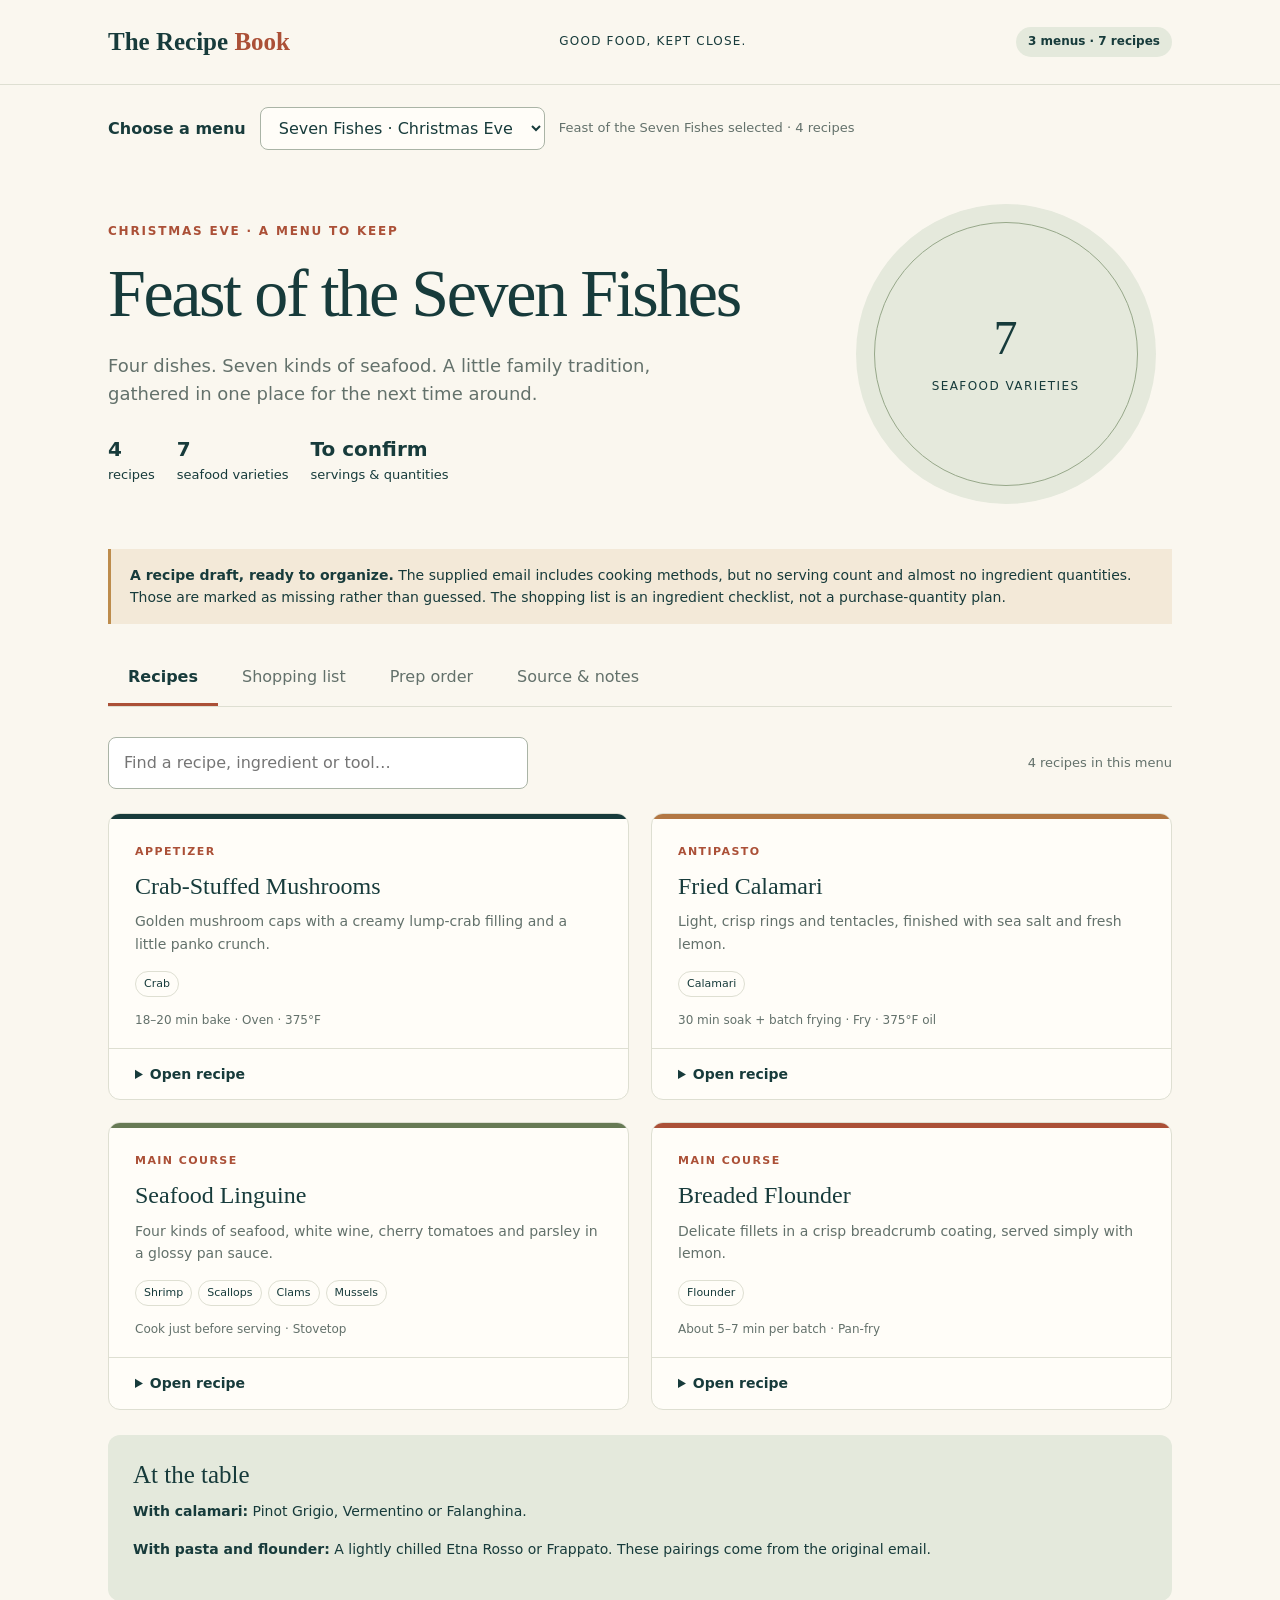
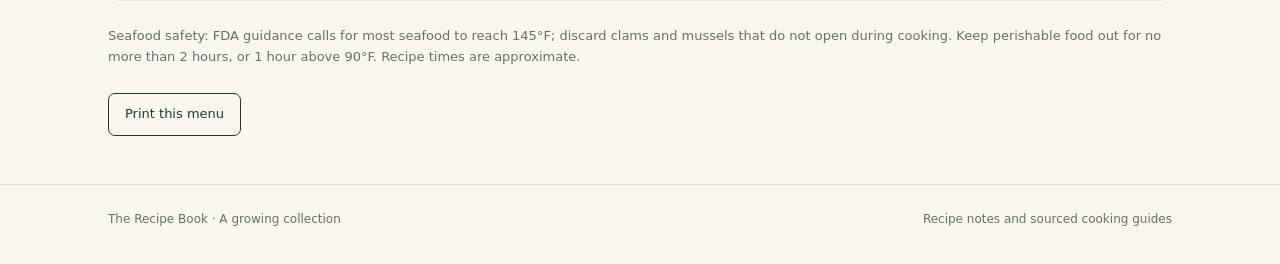
<file: docs/index.html>
<!doctype html>
<html lang="en">
<head>
  <meta charset="utf-8">
  <meta name="viewport" content="width=device-width,initial-scale=1">
  <meta name="description" content="A personal recipe collection: Seven Fishes for Christmas Eve, a sourced Thanksgiving turkey guide, and classic baked ziti.">
  <title>The Recipe Book · Menus</title>
  <style>
:root{--ink:#173b3b;--muted:#63716b;--paper:#faf7ef;--card:#fffdf8;--line:#dedfd2;--accent:#ab5037;--sage:#e4e9dc}*{box-sizing:border-box}body{margin:0;background:var(--paper);color:var(--ink);font:16px/1.6 system-ui,-apple-system,sans-serif}button,input{font:inherit}button,a,input,summary{touch-action:manipulation}a{color:inherit}button{cursor:pointer}.wrap{max-width:1120px;margin:auto;padding:0 28px}header{border-bottom:1px solid var(--line)}.top{min-height:84px;display:flex;align-items:center;justify-content:space-between;gap:16px}.brand{font:700 25px Georgia,serif;text-decoration:none}.brand span{color:var(--accent)}.small{font-size:12px;letter-spacing:.1em;text-transform:uppercase}.tag{display:inline-block;background:var(--sage);padding:5px 12px;border-radius:30px;font-size:12px;font-weight:650}.hero{display:grid;grid-template-columns:1.35fr .65fr;gap:40px;padding:54px 0 35px;align-items:center}.eyebrow{color:var(--accent);font-weight:700;font-size:12px;letter-spacing:.15em;text-transform:uppercase}h1{font:normal clamp(40px,6vw,68px)/1.05 Georgia,serif;letter-spacing:-.035em;margin:17px 0 22px}h2{font:normal 31px/1.2 Georgia,serif;margin:0 0 14px}h3{font:normal 24px/1.2 Georgia,serif;margin:0 0 10px}p{margin:0 0 16px}.lead{font-size:18px;max-width:590px;color:var(--muted)}.hero-art{aspect-ratio:1;max-width:300px;background:#e5e9dc;border-radius:50%;position:relative;display:grid;place-items:center;margin:auto;width:100%}.hero-art:before{content:"";position:absolute;border:1px solid #97a88a;inset:18px;border-radius:50%}.hero-art svg{width:75%;transform:rotate(-12deg)}.meta{display:flex;gap:22px;flex-wrap:wrap;margin-top:24px;font-size:13px}.meta strong{display:block;color:var(--ink);font-size:20px}.note{background:#f3e9d8;border-left:3px solid #bd8c4c;padding:15px 19px;margin:10px 0 26px;font-size:14px}.tabs{display:flex;gap:4px;overflow:auto;border-bottom:1px solid var(--line);margin-bottom:30px}.tabs button{background:none;border:0;border-bottom:3px solid transparent;padding:14px 20px;color:var(--muted);white-space:nowrap}.tabs button[aria-selected=true]{color:var(--ink);border-color:var(--accent);font-weight:700}.tools{display:flex;gap:14px;justify-content:space-between;align-items:center;margin:0 0 24px}.search{background:white;border:1px solid #aab4a6;border-radius:8px;padding:12px 15px;max-width:420px;width:100%;color:var(--ink)}.count{color:var(--muted);font-size:13px}.grid{display:grid;grid-template-columns:1fr 1fr;gap:22px}.card{background:var(--card);border:1px solid var(--line);border-radius:12px;overflow:hidden}.card-top{padding:24px 26px 18px;border-top:5px solid var(--ink)}.card:nth-child(2) .card-top{border-top-color:#b27743}.card:nth-child(3) .card-top{border-top-color:#677a55}.card:nth-child(4) .card-top{border-top-color:#ab5037}.course{font-size:11px;text-transform:uppercase;letter-spacing:.13em;color:var(--accent);font-weight:700;margin-bottom:11px}.card p{color:var(--muted);font-size:14px}.pills{display:flex;gap:6px;flex-wrap:wrap;margin:14px 0}.pill{font-size:11px;border:1px solid var(--line);border-radius:20px;padding:3px 8px}.time{font-size:12px;color:var(--muted)}details{border-top:1px solid var(--line)}summary{padding:14px 26px;font-weight:650;font-size:14px;cursor:pointer}details[open] summary{background:#f1f3e9}.recipe-body{padding:18px 26px}.recipe-body h4{font-size:12px;letter-spacing:.08em;text-transform:uppercase;margin:12px 0}.recipe-body ul{padding-left:20px;columns:2;font-size:14px}.recipe-body ol{padding-left:23px;font-size:14px}.recipe-body li{margin-bottom:9px;break-inside:avoid}.recipe-body .note{font-size:12px;margin:16px 0 0}.section-intro{max-width:720px;color:var(--muted)}.shopping-grid{display:grid;grid-template-columns:repeat(3,1fr);gap:20px}.shopping-group{background:white;border:1px solid var(--line);border-radius:12px;padding:22px}.shopping-group h3{font-size:23px}.check{display:flex;align-items:flex-start;gap:10px;padding:8px 0;font-size:14px}.check input{margin-top:6px;accent-color:var(--ink);width:17px;height:17px;flex-shrink:0}.check:has(input:checked) span{text-decoration:line-through;color:#809080}.button{border:1px solid var(--ink);background:var(--ink);color:white;border-radius:7px;padding:10px 16px;font-size:13px}.button.secondary{color:var(--ink);background:transparent}.actions{display:flex;gap:10px;flex-wrap:wrap;margin:20px 0}.timeline{max-width:800px}.stage{border-left:2px solid #c5cdbb;padding:0 0 28px 28px;position:relative}.stage:before{content:"";width:12px;height:12px;background:var(--accent);border:3px solid var(--paper);border-radius:50%;position:absolute;left:-7px;top:4px}.stage h3{font-size:23px}.stage p{font-size:15px;color:var(--muted)}.wine{background:var(--sage);padding:25px;border-radius:12px;margin-top:25px}.wine h3{font-size:25px}.wine p{font-size:14px}.source{padding:25px;background:#fffdf8;border:1px solid var(--line);border-radius:12px;max-width:800px}.source ul{padding-left:20px}.empty{padding:50px;text-align:center;color:var(--muted)}footer{margin-top:48px;padding:25px 0 35px;border-top:1px solid var(--line);font-size:12px;color:var(--muted)}[hidden]{display:none!important}:focus-visible{outline:3px solid #b97637;outline-offset:3px}.footer-row{display:flex;justify-content:space-between;gap:20px}.safety{font-size:13px;color:var(--muted);margin:25px 0} @media(max-width:700px){.wrap{padding:0 18px}.top{min-height:70px}.top .small{display:none}.hero{grid-template-columns:1fr;padding-top:32px;gap:15px}.hero-art{display:none}.hero h1{max-width:400px}.grid,.shopping-grid{grid-template-columns:1fr}.tabs button{padding:12px 15px}.tools{align-items:flex-start;flex-direction:column;gap:8px}.card-top{padding:22px}.recipe-body{padding:16px 22px}.recipe-body ul{columns:1}.footer-row{flex-direction:column;gap:6px}.meta{gap:25px}.lead{font-size:16px}}.menu-picker{display:flex;align-items:center;gap:14px;flex-wrap:wrap;padding:22px 0 0}.menu-picker label{font-weight:700}.menu-picker select{font:inherit;max-width:100%;padding:10px 14px;color:var(--ink);background:var(--card);border:1px solid #aab4a6;border-radius:8px}.plate-number{text-align:center;font:48px Georgia,serif;max-width:220px;line-height:1.1}.plate-number small{display:block;font:12px/1.6 system-ui,sans-serif;text-transform:uppercase;letter-spacing:.12em;margin-top:12px}.risk{border:2px solid #a74029;background:#fff0e7;padding:22px 25px;border-radius:9px;margin-bottom:20px}.risk h2{font-size:26px}.risk p:last-child{margin-bottom:0}.emergency{background:#fff9ef;border-color:#ae7435}.guide-grid{grid-template-columns:minmax(0,1fr);max-width:900px}.gear-list{columns:1!important}.step-sources{display:block;font-size:12px;line-height:1.6;color:#515e57}.step-sources a{margin-right:8px;white-space:nowrap}.recipe-body ol li p{margin:6px 0 8px}.source-list li{margin:18px 0;overflow-wrap:anywhere}.source-list li p{font-size:14px;color:var(--muted);margin:5px 0 0}.card{min-width:0}.check{overflow-wrap:anywhere}.menu h1{overflow-wrap:break-word}.recipe-body ol li{margin-bottom:20px}.recipe-body ol li>strong{font-size:17px}.risk,.source,.recipe-body{overflow-wrap:break-word}
@media(max-width:700px){.menu-picker{align-items:flex-start;gap:8px}.menu-picker select{width:100%}.menu-picker label{width:100%}.risk{padding:18px}.risk h2{font-size:24px}.hero h1{font-size:43px}.step-sources a{white-space:normal}.recipe-body ol{padding-left:22px}}
@media print{header,.menu-picker,.tabs,.tools,.actions,.hero-art,footer,noscript{display:none!important}body{font-size:11pt;background:white;color:#111}.wrap{max-width:none;padding:0}.hero{display:block;padding:0}.hero h1{font-size:30pt}.menu[hidden]{display:none!important}.menu:not([hidden]) .panel[hidden],.menu:not([hidden]) .card[hidden]{display:block!important}.grid,.shopping-grid{display:block}.card,.shopping-group{break-inside:auto;margin-bottom:12px}.recipe-body{display:block!important}.recipe-body li,.risk{break-inside:avoid}.card-top,h2,h3,h4{break-after:avoid}details>*{display:block!important}.note,.risk{background:none}.panel{margin-top:25px}.empty,.check input{display:none!important}.check{padding:2px 0}a[href^="http"]:after{content:" (" attr(href) ")";font-size:9pt;overflow-wrap:anywhere}.step-sources a:after{content:none}}
</style>
</head>
<body>
  <header><div class="wrap top"><a class="brand" href="#">The Recipe <span>Book</span></a><span class="small">Good food, kept close.</span><span class="tag">3 menus · 7 recipes</span></div></header>
  <main class="wrap">
    <div class="menu-picker"><label for="menu-select">Choose a menu</label><select id="menu-select"><option value="seven-fishes">Seven Fishes · Christmas Eve</option><option value="thanksgiving">Thanksgiving · Turkey</option><option value="baked-ziti">Baked Ziti · Comfort food</option></select><span id="menu-status" class="count" role="status"></span></div>
    <noscript><p class="note">JavaScript enables menu switching, search and checklists. All menus and their full instructions remain readable below. You can also <a href="recipes.json">read the recipe data</a>.</p></noscript>
    <div class="menu" id="menu-seven-fishes" data-menu="seven-fishes">
      <div class="hero"><div><div class="eyebrow">Christmas Eve · A menu to keep</div><h1>Feast of the Seven Fishes</h1>
      <p class="lead">Four dishes. Seven kinds of seafood. A little family tradition, gathered in one place for the next time around.</p><div class="meta"><div><strong>4</strong>recipes</div>
      <div><strong>7</strong>seafood varieties</div><div><strong>To confirm</strong>servings & quantities</div></div></div>
      <div class="hero-art" aria-hidden="true"><span class="plate-number">7<small>seafood varieties</small></span></div></div>

      <div class="note"><strong>A recipe draft, ready to organize.</strong> The supplied email includes cooking methods, but no serving count and almost no ingredient quantities. Those are marked as missing rather than guessed. The shopping list is an ingredient checklist, not a purchase-quantity plan.</div>
      <nav class="tabs" aria-label="Feast of the Seven Fishes sections" role="tablist"><button id="seven-fishes-tab-recipes" role="tab" aria-controls="seven-fishes-recipes" aria-selected="true" data-tab="recipes">Recipes</button><button id="seven-fishes-tab-shopping" role="tab" aria-controls="seven-fishes-shopping" aria-selected="false" data-tab="shopping">Shopping list</button><button id="seven-fishes-tab-prep" role="tab" aria-controls="seven-fishes-prep" aria-selected="false" data-tab="prep">Prep order</button><button id="seven-fishes-tab-notes" role="tab" aria-controls="seven-fishes-notes" aria-selected="false" data-tab="notes">Source &amp; notes</button></nav>
      <section class="panel" id="seven-fishes-recipes" role="tabpanel" aria-labelledby="seven-fishes-tab-recipes">
      <div class="tools"><input id="seven-fishes-search" class="search" type="search" placeholder="Find a recipe, ingredient or tool…"
      aria-label="Search Feast of the Seven Fishes recipes and ingredients"><span id="seven-fishes-count" class="count" aria-live="polite">4 recipes in this menu</span></div>
      <div class="grid"><article class="card" data-search="crab-stuffed mushrooms appetizer crab mushroom caps softened cream cheese minced garlic grated parmesan lemon juice old bay seasoning chopped parsley lump crab meat panko breadcrumbs">
      <div class="card-top"><div class="course">Appetizer</div><h3>Crab-Stuffed Mushrooms</h3>
      <p>Golden mushroom caps with a creamy lump-crab filling and a little panko crunch.</p><div class="pills"><span class="pill">Crab</span></div>
      <div class="time">18–20 min bake · Oven · 375°F</div></div>
      <details id="crab-mushrooms"><summary>Open recipe</summary><div class="recipe-body">
      <h4>Ingredients · amounts to confirm</h4><ul><li>Mushroom caps</li><li>Softened cream cheese</li><li>Minced garlic</li><li>Grated Parmesan</li><li>Lemon juice</li><li>Old Bay seasoning</li><li>Chopped parsley</li><li>Lump crab meat</li><li>Panko breadcrumbs</li></ul>
      <h4>Method</h4><ol><li>Wipe the mushrooms clean, remove the stems, and gently scoop out a little of the inside to make room. Arrange on a parchment-lined baking sheet.</li><li>Mix cream cheese, garlic, Parmesan, lemon juice, Old Bay and parsley until smooth. Gently fold in the crab, keeping the lumps intact.</li><li>Fill each mushroom cap generously and sprinkle with panko.</li><li>Bake at 375°F for 18–20 minutes, until the mushrooms are tender and the tops golden. Serve warm.</li></ol><div class="note">The email gives a method but no ingredient amounts or yield. Confirm quantities before cooking.</div>
      </div></details></article><article class="card" data-search="fried calamari antipasto calamari calamari rings and tentacles buttermilk all-purpose flour cornstarch salt and pepper garlic powder paprika frying oil sea salt lemon wedges marinara or garlic aioli">
      <div class="card-top"><div class="course">Antipasto</div><h3>Fried Calamari</h3>
      <p>Light, crisp rings and tentacles, finished with sea salt and fresh lemon.</p><div class="pills"><span class="pill">Calamari</span></div>
      <div class="time">30 min soak + batch frying · Fry · 375°F oil</div></div>
      <details id="calamari"><summary>Open recipe</summary><div class="recipe-body">
      <h4>Ingredients · amounts to confirm</h4><ul><li>Calamari rings and tentacles</li><li>Buttermilk</li><li>All-purpose flour</li><li>Cornstarch</li><li>Salt and pepper</li><li>Garlic powder</li><li>Paprika</li><li>Frying oil</li><li>Sea salt</li><li>Lemon wedges</li><li>Marinara or garlic aioli</li></ul>
      <h4>Method</h4><ol><li>Soak the calamari in buttermilk for about 30 minutes. Keep it refrigerated during the soak.</li><li>Whisk flour, cornstarch, salt, pepper, garlic powder and paprika together.</li><li>Heat frying oil in a deep skillet or Dutch oven to 375°F.</li><li>Dredge the calamari in the flour mixture, shaking off excess. Fry in small batches for about 1½–2 minutes, until lightly golden and crisp. Do not crowd the pan.</li><li>Drain, season immediately with sea salt, and serve hot with lemon and marinara or garlic aioli.</li></ol><div class="note">Keep the soak refrigerated is an added handling note. Frying time is guidance from the email, not a substitute for checking doneness.</div>
      </div></details></article><article class="card" data-search="seafood linguine main course shrimp scallops clams mussels linguine salt olive oil butter minced garlic red pepper flakes clams mussels white wine shrimp sea scallops cherry tomatoes, halved fresh parsley reserved pasta water — 1 cup">
      <div class="card-top"><div class="course">Main course</div><h3>Seafood Linguine</h3>
      <p>Four kinds of seafood, white wine, cherry tomatoes and parsley in a glossy pan sauce.</p><div class="pills"><span class="pill">Shrimp</span><span class="pill">Scallops</span><span class="pill">Clams</span><span class="pill">Mussels</span></div>
      <div class="time">Cook just before serving · Stovetop</div></div>
      <details id="seafood-pasta"><summary>Open recipe</summary><div class="recipe-body">
      <h4>Ingredients · amounts to confirm</h4><ul><li>Linguine</li><li>Salt</li><li>Olive oil</li><li>Butter</li><li>Minced garlic</li><li>Red pepper flakes</li><li>Clams</li><li>Mussels</li><li>White wine</li><li>Shrimp</li><li>Sea scallops</li><li>Cherry tomatoes, halved</li><li>Fresh parsley</li><li>Reserved pasta water — 1 cup</li></ul>
      <h4>Method</h4><ol><li>Cook linguine in salted water until just shy of al dente. Reserve 1 cup of pasta water before draining.</li><li>Warm olive oil and butter in a deep pan. Sauté garlic and red pepper flakes until fragrant, about 1 minute.</li><li>Add clams, mussels and white wine; cover for 3–5 minutes, until the shells open. Discard any that stay closed. Set the cooked shellfish aside.</li><li>The original email says to sear shrimp and scallops in the same pan for 1–2 minutes per side, then set them aside. See the practical adjustment below if you want a browned sear.</li><li>Toss cherry tomatoes and pasta in the pan juices. Add a little reserved pasta water until the sauce coats the noodles.</li><li>Gently fold in all the seafood. Finish with parsley and olive oil, and serve promptly.</li></ol><div class="note">Practical adjustment: a wine-filled pan will simmer rather than sear. For browning, pat the scallops dry and sear them separately in a hot pan, then combine with the sauce. This is a suggested adjustment, not an instruction from the original email.</div>
      </div></details></article><article class="card" data-search="breaded flounder main course flounder flounder fillets all-purpose flour eggs, beaten seasoned breadcrumbs salt and pepper olive oil butter lemon wedges">
      <div class="card-top"><div class="course">Main course</div><h3>Breaded Flounder</h3>
      <p>Delicate fillets in a crisp breadcrumb coating, served simply with lemon.</p><div class="pills"><span class="pill">Flounder</span></div>
      <div class="time">About 5–7 min per batch · Pan-fry</div></div>
      <details id="flounder"><summary>Open recipe</summary><div class="recipe-body">
      <h4>Ingredients · amounts to confirm</h4><ul><li>Flounder fillets</li><li>All-purpose flour</li><li>Eggs, beaten</li><li>Seasoned breadcrumbs</li><li>Salt and pepper</li><li>Olive oil</li><li>Butter</li><li>Lemon wedges</li></ul>
      <h4>Method</h4><ol><li>Set out three shallow dishes: flour, beaten eggs and seasoned breadcrumbs.</li><li>Pat the fillets dry and season lightly with salt and pepper. Coat in flour, dip in egg, then press into the breadcrumbs.</li><li>Heat olive oil and butter in a large skillet over medium-high heat.</li><li>Cook until golden, about 3–4 minutes on the first side, then carefully flip and cook for another 2–3 minutes. Check doneness; timing varies with thickness.</li><li>Drain on a wire rack or paper towel-lined plate. Serve immediately with lemon.</li></ol><div class="note">The cooking times come from the email. Check the thickest part for doneness rather than relying on time alone.</div>
      </div></details></article></div>
      <p id="seven-fishes-empty" class="empty" hidden>No recipes match in this menu. Clear the search or choose another menu.</p><div class="wine"><h3>At the table</h3><p><strong>With calamari:</strong> Pinot Grigio, Vermentino or Falanghina.</p><p><strong>With pasta and flounder:</strong> A lightly chilled Etna Rosso or Frappato. These pairings come from the original email.</p></div></section>
      <section class="panel" id="seven-fishes-shopping" role="tabpanel" aria-labelledby="seven-fishes-tab-shopping">
      <h2>One list, all four dishes.</h2><p class="section-intro">Check your pantry first. Ingredient amounts and guest count still need to be added. Checks are saved only in this browser, not synced between devices.</p>
      <div class="actions"><button class="button" id="seven-fishes-download">Download this checklist</button><button class="button secondary" id="seven-fishes-clear">Clear this menu’s checks</button></div>
      <p id="seven-fishes-storage-status" class="count" aria-live="polite"></p><div id="seven-fishes-shopping-groups" class="shopping-grid"></div>
      <noscript><ul><li>Lump crab meat</li><li>Calamari rings and tentacles</li><li>Shrimp</li><li>Sea scallops</li><li>Clams</li><li>Mussels</li><li>Flounder fillets</li><li>Mushrooms</li><li>Garlic</li><li>Lemons</li><li>Fresh parsley</li><li>Cherry tomatoes</li><li>Cream cheese</li><li>Parmesan</li><li>Buttermilk</li><li>Butter</li><li>Eggs</li><li>Panko breadcrumbs</li><li>All-purpose flour</li><li>Cornstarch</li><li>Seasoned breadcrumbs</li><li>Linguine</li><li>Olive oil</li><li>Frying oil</li><li>Old Bay seasoning</li><li>Salt and pepper</li><li>Sea salt</li><li>Garlic powder</li><li>Paprika</li><li>Red pepper flakes</li><li>White wine</li><li>Marinara or garlic aioli</li><li>Optional pairing: Pinot Grigio, Vermentino or Falanghina</li><li>Optional pairing: Etna Rosso or Frappato</li></ul></noscript></section>
      <section class="panel" id="seven-fishes-prep" role="tabpanel" aria-labelledby="seven-fishes-tab-prep"><h2>Plan the order.</h2>
      <p class="section-intro">Suggested order, not a timed schedule from the email. Set the guest count, quantities and serving time before turning this into a minute-by-minute plan.</p><div class="timeline"><div class="stage"><h3>Before shopping</h3><p>Confirm guests, portions and ingredient quantities. Check equipment: oven and baking tray, pasta pot, deep frying pan and a separate pan for flounder. Plan who handles the last-minute frying.</p></div><div class="stage"><h3>Before cooking</h3><p>Thaw frozen seafood in the refrigerator. Gather and measure the ingredients once quantities are settled. Keep raw seafood chilled and use separate clean equipment for ready-to-eat foods.</p></div><div class="stage"><h3>Prepare the components</h3><p>Clean mushrooms, make the crab filling and prepare aromatics. Set up the flounder breading station and calamari coating. Keep perishable components refrigerated until needed.</p></div><div class="stage"><h3>Appetizers first</h3><p>Bake the mushrooms. Give the calamari its refrigerated 30-minute soak, then fry in small batches close to serving. The crisp coating is best served right away.</p></div><div class="stage"><h3>Finish the main courses</h3><p>Cook the pasta and shellfish close to serving. For browned scallops, use a separate hot pan rather than the wine sauce. Pan-fry the flounder near the end; coordinate the two mains so neither sits waiting.</p></div></div></section>
      <section class="panel" id="seven-fishes-notes" role="tabpanel" aria-labelledby="seven-fishes-tab-notes"><h2>Source & notes</h2>
      <div class="source"><h3>Source</h3><p>Organized from the supplied “Christmas Eve Feast of the Seven Fishes — Recipe Instructions” email. Sender details and headers are excluded. Crab, calamari, shrimp, scallops, clams, mussels and flounder span four dishes, not seven separate recipes.</p><h3>Still to fill in</h3><p>Servings, portion size and ingredient amounts, except the supplied 1 cup of reserved pasta water. Guest count and serving time are needed for a detailed shopping/cooking plan.</p><h3>Editorial notes</h3><p>Instructions are organized and lightly edited. The refrigerated calamari soak, separate-pan scallop suggestion and prep sequence are added practical notes. They do not replace the source recipe.</p><h3>Read the sources</h3><ul class="source-list"><li><a href="https://www.fda.gov/food/buy-store-serve-safe-food/selecting-and-serving-fresh-and-frozen-seafood-safely" target="_blank" rel="noopener noreferrer">FDA — selecting and serving seafood safely</a><p>Seafood handling, doneness and holding temperatures.</p></li></ul></div></section>
      <aside class="safety">Seafood safety: FDA guidance calls for most seafood to reach 145°F; discard clams and mussels that do not open during cooking. Keep perishable food out for no more than 2 hours, or 1 hour above 90°F. Recipe times are approximate.</aside>
      <div class="actions"><button class="button secondary" id="seven-fishes-print">Print this menu</button></div>
      </div>
<div class="menu" id="menu-thanksgiving" data-menu="thanksgiving">
      <div class="hero"><div><div class="eyebrow">Thanksgiving · Equipment &amp; cooking guide</div><h1>Thanksgiving Turkey</h1>
      <p class="lead">Whole deep-fried turkey for the Creole Feast TFS3010, with the tools, setup and safety checks gathered in one place.</p><div class="meta"><div><strong>1</strong>recipe</div>
      <div><strong>165°F</strong>breast, thigh &amp; wing</div><div><strong>To confirm</strong>servings & quantities</div></div></div>
      <div class="hero-art" aria-hidden="true"><span class="plate-number">165°F<small>breast, thigh &amp; wing</small></span></div></div>
      <aside class="risk warning" aria-label="Severe burn and fire risk"><h2>Severe burn and fire risk</h2><p>Propane immersion frying can cause severe burns and fire. NFPA discourages outdoor gas-fueled turkey fryers; oven roasting or buying a professionally fried turkey is a safer alternative. Never fry a frozen, partly frozen or wet turkey. Use the matching manual and all its setup limits.</p><p class="step-sources">Sources: <a href="https://www.nps.gov/articles/p52-deep-fried-turkey-fire-safety.htm" target="_blank" rel="noopener noreferrer">2</a> <a href="https://m.media-amazon.com/images/I/C1lB2VFWj2L.pdf" target="_blank" rel="noopener noreferrer">1</a></p></aside><aside class="risk emergency" aria-label="If oil ignites: retreat and call 911"><h2>If oil ignites: retreat and call 911</h2><p>Never put water on an oil fire or move a burning pot. Get people away and call 911. Use an appropriate cooking-oil/grease-rated extinguisher only if trained, the fire is small and contained, and you have a clear escape route; otherwise retreat. Do not approach flames to reach a shutoff.</p><p class="step-sources">Sources: <a href="https://www.cpsc.gov/Newsroom/News-Releases/2004/CPSC-Issues-Safety-Tips-for-Turkey-Fryers" target="_blank" rel="noopener noreferrer">4</a> <a href="https://www.usfa.fema.gov/prevention/home-fires/prepare-for-fire/fire-extinguishers/index.html" target="_blank" rel="noopener noreferrer">9</a></p></aside>
      <div class="note"><strong>Sourced guide · read before you start.</strong> Compiled from the matching equipment manual and primary safety sources, not a tested family recipe. Weight, fit, oil volume and servings must be confirmed. The actual unit label/manual controls setup; if it differs or conflicts, stop and ask the manufacturer.</div>
      <nav class="tabs" aria-label="Thanksgiving Turkey sections" role="tablist"><button id="thanksgiving-tab-recipes" role="tab" aria-controls="thanksgiving-recipes" aria-selected="true" data-tab="recipes">Recipes</button><button id="thanksgiving-tab-shopping" role="tab" aria-controls="thanksgiving-shopping" aria-selected="false" data-tab="shopping">Ingredients &amp; gear</button><button id="thanksgiving-tab-prep" role="tab" aria-controls="thanksgiving-prep" aria-selected="false" data-tab="prep">Prep order</button><button id="thanksgiving-tab-notes" role="tab" aria-controls="thanksgiving-notes" aria-selected="false" data-tab="notes">Source &amp; notes</button></nav>
      <section class="panel" id="thanksgiving-recipes" role="tabpanel" aria-labelledby="thanksgiving-tab-recipes">
      <div class="tools"><input id="thanksgiving-search" class="search" type="search" placeholder="Find a recipe, ingredient or tool…"
      aria-label="Search Thanksgiving Turkey recipes and ingredients"><span id="thanksgiving-count" class="count" aria-live="polite">1 recipe in this menu</span></div>
      <div class="grid guide-grid"><article class="card" data-search="whole deep-fried turkey thanksgiving main · sourced guide turkey creole feast tfs3010 whole turkey — weight, fit, servings and portions to confirm before shopping high-smoke-point frying oil, such as refined canola or peanut oil — choose for guests’ allergies; determine volume by the cold fit/fill procedure, never a fixed gallon amount basic dry seasoning, such as salt, pepper and a dry creole blend — amount to taste, checking the turkey and blend labels for added salt matching turkey pot and stable tfs3010 burner/stand, fully assembled with its required heat shield; inventory the kit before buying extras. manufacturer-approved turkey rack/stand and lifting hook that fit this pot and bird — no ladders, broomsticks or diy lifting rigs. compatible propane cylinder plus the supplied or manufacturer-approved hose and regulator; inspect them and follow the manual’s connection and leak-test procedure. working manufacturer-approved clip-on oil thermometer, plus a separate instant-read food thermometer; a meat thermometer does not replace the oil thermometer. dry heat-protective gloves/mitts, eye protection, covered skin and closed shoes. raw-poultry tray, a separate clean cooked-turkey tray and carving board, paper towels, timer and carving utensils. appropriate extinguisher labeled for cooking-oil/grease fires (class k is intended for cooking oils); follow the manual and extinguisher label. keep it reachable away from the burner, with a phone and clear retreat route. sealable containers for completely cooled oil and shallow food-storage containers for leftovers.">
      <div class="card-top"><div class="course">Thanksgiving main · sourced guide</div><h3>Whole Deep-Fried Turkey</h3>
      <p>A practical setup-to-cleanup guide for the Creole Feast TFS3010. Compiled from the matching manual and primary safety sources; not a tested family recipe.</p><div class="pills"><span class="pill">Turkey</span><span class="pill">Creole Feast TFS3010</span></div>
      <div class="time">Plan by weight; verify 165°F in three places · Outdoor propane immersion frying</div></div>
      <details id="thanksgiving-turkey"><summary>Open recipe</summary><div class="recipe-body">
      <h4>Ingredients · amounts to confirm</h4><ul><li>Whole turkey — weight, fit, servings and portions to confirm before shopping</li><li>High-smoke-point frying oil, such as refined canola or peanut oil — choose for guests’ allergies; determine volume by the cold fit/fill procedure, never a fixed gallon amount</li><li>Basic dry seasoning, such as salt, pepper and a dry Creole blend — amount to taste, checking the turkey and blend labels for added salt</li></ul>
      <h4>Equipment before you begin</h4><ul class="gear-list"><li>Matching turkey pot and stable TFS3010 burner/stand, fully assembled with its required heat shield; inventory the kit before buying extras.</li><li>Manufacturer-approved turkey rack/stand and lifting hook that fit this pot and bird — no ladders, broomsticks or DIY lifting rigs.</li><li>Compatible propane cylinder plus the supplied or manufacturer-approved hose and regulator; inspect them and follow the manual’s connection and leak-test procedure.</li><li>Working manufacturer-approved clip-on oil thermometer, plus a separate instant-read food thermometer; a meat thermometer does not replace the oil thermometer.</li><li>Dry heat-protective gloves/mitts, eye protection, covered skin and closed shoes.</li><li>Raw-poultry tray, a separate clean cooked-turkey tray and carving board, paper towels, timer and carving utensils.</li><li>Appropriate extinguisher labeled for cooking-oil/grease fires (Class K is intended for cooking oils); follow the manual and extinguisher label. Keep it reachable away from the burner, with a phone and clear retreat route.</li><li>Sealable containers for completely cooled oil and shallow food-storage containers for leftovers.</li></ul><h4>Method</h4><ol><li><strong>Read the manual and decide whether to fry</strong><p>Propane immersion frying can cause severe burns and fire even with care. Oven roasting or a professionally fried turkey is a safer alternative. Read the matching manual before setup; the actual unit label/manual controls equipment use. The listing’s 30-quart pot size is not an oil capacity or turkey-weight limit. If your equipment, markings or instructions conflict, stop and contact the manufacturer rather than fitting a larger pot.</p><span class="step-sources">Sources: <a href="https://m.media-amazon.com/images/I/C1lB2VFWj2L.pdf" target="_blank" rel="noopener noreferrer">1</a> <a href="https://www.nps.gov/articles/p52-deep-fried-turkey-fire-safety.htm" target="_blank" rel="noopener noreferrer">2</a></span></li><li><strong>Thaw completely in the refrigerator</strong><p>Keep the wrapped bird on a tray in a refrigerator at 40°F or below. Allow about 24 hours per 4–5 pounds; cook within 1–2 days after refrigerator thawing. Check that the cavity is fully thawed, with no ice or frost. Never counter-thaw or lower a frozen, partly frozen or wet bird into oil.</p><span class="step-sources">Sources: <a href="https://www.cdc.gov/food-safety/foods/holiday-turkey.html" target="_blank" rel="noopener noreferrer">5</a> <a href="https://www.foodsafety.gov/food-safety-charts/meat-poultry-charts" target="_blank" rel="noopener noreferrer">11</a> <a href="https://www.cpsc.gov/Newsroom/News-Releases/2004/CPSC-Issues-Safety-Tips-for-Turkey-Fryers" target="_blank" rel="noopener noreferrer">4</a></span></li><li><strong>Choose the outdoor site and check the kit</strong><p>Use a bare, hard, level, noncombustible surface outdoors, never a tabletop, deck, garage, carport or covered patio. Keep at least 10 feet from combustibles and at least 24 inches between appliance and cylinder, with no combustible overhead surface. Follow any stricter unit requirements. Do not fry in rain, snow or high wind. Keep children and pets outside an exclusion zone at least 3 feet away, and keep traffic clear. Fully assemble the stand and heat shield; inspect the supplied/approved hose, regulator and burner. With cookware removed and before oil or ignition, leak-test exactly as the manual directs, never with a flame. Do not operate with gas odor, leaks or damaged parts.</p><span class="step-sources">Sources: <a href="https://m.media-amazon.com/images/I/C1lB2VFWj2L.pdf" target="_blank" rel="noopener noreferrer">1</a> <a href="https://www.usfa.fema.gov/downloads/pdf/publications/turkey-fryer-fire-safety-infographic.pdf" target="_blank" rel="noopener noreferrer">3</a> <a href="https://www.cpsc.gov/Newsroom/News-Releases/2004/CPSC-Issues-Safety-Tips-for-Turkey-Fryers" target="_blank" rel="noopener noreferrer">4</a> <a href="https://www.nps.gov/articles/p52-deep-fried-turkey-fire-safety.htm" target="_blank" rel="noopener noreferrer">2</a></span></li><li><strong>Remove packaging and measure the cold fit/fill level</strong><p>With everything cold and no oil or ignition, remove packaging and giblets, then fit the actual thawed bird on its intended approved holder in the matching pot. For marked pots too, verify the cold actual bird-plus-holder fit using the unit’s marked-fill procedure; never override any minimum/maximum fill marking. For a pot without a maximum fill line, add water only until the bird is fully submerged with its holder in place, leaving at least 3 inches from water to rim; remove the bird and holder and mark the remaining water level. That remaining level is the oil-fill reference, not the water level with the bird still inside. If safe submersion, headspace and applicable fill marks cannot coexist, use a smaller bird or another cooking method. Never solve the problem with a bigger replacement pot.</p><span class="step-sources">Sources: <a href="https://m.media-amazon.com/images/I/C1lB2VFWj2L.pdf" target="_blank" rel="noopener noreferrer">1</a></span></li><li><strong>Empty the water, then dry and season</strong><p>Empty all test water and thoroughly dry the pot, rack/holder and turkey inside and out, especially the cavity. Do not rinse raw poultry. Keep raw juices away from ready-to-eat food; wash hands and clean raw-contact tools/surfaces. Use basic dry seasoning only for this guide; no stuffing, wet brine or injection. Keep the prepared bird refrigerated until needed and check/dry it again before frying. Never add water to hot oil.</p><span class="step-sources">Sources: <a href="https://m.media-amazon.com/images/I/C1lB2VFWj2L.pdf" target="_blank" rel="noopener noreferrer">1</a> <a href="https://www.cdc.gov/food-safety/foods/holiday-turkey.html" target="_blank" rel="noopener noreferrer">5</a> <a href="https://www.cpsc.gov/Newsroom/News-Releases/2004/CPSC-Issues-Safety-Tips-for-Turkey-Fryers" target="_blank" rel="noopener noreferrer">4</a></span></li><li><strong>Set out protection, thermometers and the landing tray</strong><p>Use the equipment checklist before starting. Check the oil thermometer as the manufacturer directs and have a separate instant-read food thermometer. Wear dry heat gloves/mitts, eye protection, covered skin and closed shoes. Set a clean, stable cooked-turkey tray nearby, separate from the raw tray. Keep the proper extinguisher accessible away from the burner and a clear exit. Checklist ticks track items; they do not certify that the setup is safe.</p><span class="step-sources">Sources: <a href="https://m.media-amazon.com/images/I/C1lB2VFWj2L.pdf" target="_blank" rel="noopener noreferrer">1</a> <a href="https://www.nps.gov/articles/p52-deep-fried-turkey-fire-safety.htm" target="_blank" rel="noopener noreferrer">2</a> <a href="https://www.usfa.fema.gov/prevention/home-fires/prepare-for-fire/fire-extinguishers/index.html" target="_blank" rel="noopener noreferrer">9</a></span></li><li><strong>Add the measured oil and heat under constant watch</strong><p>Center the dry pot on the stand and add oil only to the cold, verified fill level, obeying every minimum/maximum mark. Light and operate the burner using the unit manual, not guessed control settings. Watch the clip-on oil thermometer continuously. National Turkey Federation guidance uses 350°F oil; this is general cooking guidance, not a manufacturer limit. The manual’s 400°F warning is an overheating ceiling, never a target. If oil smokes or overheats, shut off the burner/gas if safe and do not add the bird. Never leave the fryer unattended or move a hot pot.</p><span class="step-sources">Sources: <a href="https://m.media-amazon.com/images/I/C1lB2VFWj2L.pdf" target="_blank" rel="noopener noreferrer">1</a> <a href="https://www.eatturkey.org/how-to-deep-fry-turkey/" target="_blank" rel="noopener noreferrer">6</a> <a href="https://www.cpsc.gov/Newsroom/News-Releases/2004/CPSC-Issues-Safety-Tips-for-Turkey-Fryers" target="_blank" rel="noopener noreferrer">4</a></span></li><li><strong>Turn the burner OFF, then lower slowly</strong><p>Follow the manual’s shutdown procedure and confirm the burner flame is out before lowering. Using the approved rack and hook and wearing protection, slowly lower the completely thawed, dry bird into the oil in a controlled motion. Keep your face and body clear of splatter; do not drop it. If you cannot control the lift safely with the approved equipment, use another cooking method. Relight only by the manual’s procedure after the bird is fully lowered and splattering has settled.</p><span class="step-sources">Sources: <a href="https://www.safety.af.mil/News/Article-Display/Article/3247358/holiday-cooking-stay-safe-in-the-kitchen/" target="_blank" rel="noopener noreferrer">7</a> <a href="https://fireline.seattle.gov/2022/11/22/holiday-cooking-safety-frying-a-turkey/" target="_blank" rel="noopener noreferrer">8</a> <a href="https://m.media-amazon.com/images/I/C1lB2VFWj2L.pdf" target="_blank" rel="noopener noreferrer">1</a></span></li><li><strong>Monitor the oil; use time only for planning</strong><p>Stay with the fryer and monitor the oil temperature throughout cooking. Roughly 3 minutes per pound is National Turkey Federation planning guidance only, not a guaranteed duration or evidence that the turkey is done. Bird weight and total time remain unspecified here. Maintain the cooking temperature with the unit’s controls as directed; never chase a time estimate by overheating the oil.</p><span class="step-sources">Sources: <a href="https://www.eatturkey.org/how-to-deep-fry-turkey/" target="_blank" rel="noopener noreferrer">6</a> <a href="https://m.media-amazon.com/images/I/C1lB2VFWj2L.pdf" target="_blank" rel="noopener noreferrer">1</a></span></li><li><strong>Turn the burner OFF, lift slowly and check 165°F</strong><p>Before lifting, shut down by the manual and confirm the flame is out. Use the proper hook/rack and protection to lift slowly and let oil drain over the pot without swinging or moving it, then transfer to the clean stable tray. With the separate food thermometer, verify at least 165°F in the thickest breast and the innermost thigh and wing, avoiding bone. Color, elapsed time and hoped-for carryover are not proof. If any spot is below 165°F, do not serve: return the bird using the same burner-OFF slow-lowering procedure, relight only after settling per the manual, cook further and repeat all three temperature checks with a clean thermometer. Wash and sanitize or replace the landing tray and utensils touched by undercooked turkey before the final cooked transfer.</p><span class="step-sources">Sources: <a href="https://fireline.seattle.gov/2022/11/22/holiday-cooking-safety-frying-a-turkey/" target="_blank" rel="noopener noreferrer">8</a> <a href="https://www.cdc.gov/food-safety/foods/holiday-turkey.html" target="_blank" rel="noopener noreferrer">5</a> <a href="https://www.foodsafety.gov/food-safety-charts/meat-poultry-charts" target="_blank" rel="noopener noreferrer">11</a> <a href="https://www.safety.af.mil/News/Article-Display/Article/3247358/holiday-cooking-stay-safe-in-the-kitchen/" target="_blank" rel="noopener noreferrer">7</a></span></li><li><strong>Shut down and let everything cool undisturbed</strong><p>Shut off the burner, regulator and cylinder using the manual’s shutdown instructions. Leave the pot and oil in place until completely cool; this takes hours. Keep supervising the area and exclude children and pets throughout cooling. Do not move the hot pot, transfer hot oil or speed cooling with water.</p><span class="step-sources">Sources: <a href="https://m.media-amazon.com/images/I/C1lB2VFWj2L.pdf" target="_blank" rel="noopener noreferrer">1</a> <a href="https://www.nps.gov/articles/p52-deep-fried-turkey-fire-safety.htm" target="_blank" rel="noopener noreferrer">2</a> <a href="https://www.eatturkey.org/how-to-deep-fry-turkey/" target="_blank" rel="noopener noreferrer">6</a></span></li><li><strong>Carve, refrigerate and dispose of cooled oil</strong><p>Use a clean carving board and utensils. Carve leftovers into smaller portions and refrigerate in shallow containers within 2 hours of cooking, or within 1 hour if exposed to temperatures above 90°F. Only after oil is completely cool, transfer it into sealable containers for locally accepted cooking-oil recycling or disposal. Never pour it into drains; follow local collection rules.</p><span class="step-sources">Sources: <a href="https://www.cdc.gov/food-safety/foods/holiday-turkey.html" target="_blank" rel="noopener noreferrer">5</a> <a href="https://ask.fsis.usda.gov/article/Can-oil-be-reused-safely" target="_blank" rel="noopener noreferrer">10</a></span></li></ol><div class="note">No turkey weight, servings, oil gallons or fixed cooking duration has been assumed. Check the actual bird’s fit and all equipment limits first. Sources are linked at each step and in Source &amp; notes.</div>
      </div></details></article></div>
      <p id="thanksgiving-empty" class="empty" hidden>No recipes match in this menu. Clear the search or choose another menu.</p></section>
      <section class="panel" id="thanksgiving-shopping" role="tabpanel" aria-labelledby="thanksgiving-tab-shopping">
      <h2>Ingredients and the tools alongside the fryer.</h2><p class="section-intro">Inventory included accessories before buying extras. No purchase quantities or bird weight are assumed. Checks only track items; they do not certify a safe setup. Read the guide and matching manual. Checks stay in this browser and are separate from Seven Fishes.</p>
      <div class="actions"><button class="button" id="thanksgiving-download">Download this checklist</button><button class="button secondary" id="thanksgiving-clear">Clear this menu’s checks</button></div>
      <p id="thanksgiving-storage-status" class="count" aria-live="polite"></p><div id="thanksgiving-shopping-groups" class="shopping-grid"></div>
      <noscript><ul><li>Whole turkey — weight, fit, servings and portions to confirm before shopping</li><li>High-smoke-point frying oil, such as refined canola or peanut oil — choose for guests’ allergies; determine volume by the cold fit/fill procedure, never a fixed gallon amount</li><li>Basic dry seasoning, such as salt, pepper and a dry Creole blend — amount to taste, checking the turkey and blend labels for added salt</li><li>Matching turkey pot and stable TFS3010 burner/stand, fully assembled with its required heat shield; inventory the kit before buying extras.</li><li>Manufacturer-approved turkey rack/stand and lifting hook that fit this pot and bird — no ladders, broomsticks or DIY lifting rigs.</li><li>Compatible propane cylinder plus the supplied or manufacturer-approved hose and regulator; inspect them and follow the manual’s connection and leak-test procedure.</li><li>Working manufacturer-approved clip-on oil thermometer, plus a separate instant-read food thermometer; a meat thermometer does not replace the oil thermometer.</li><li>Dry heat-protective gloves/mitts, eye protection, covered skin and closed shoes.</li><li>Raw-poultry tray, a separate clean cooked-turkey tray and carving board, paper towels, timer and carving utensils.</li><li>Appropriate extinguisher labeled for cooking-oil/grease fires (Class K is intended for cooking oils); follow the manual and extinguisher label. Keep it reachable away from the burner, with a phone and clear retreat route.</li><li>Sealable containers for completely cooled oil and shallow food-storage containers for leftovers.</li></ul></noscript></section>
      <section class="panel" id="thanksgiving-prep" role="tabpanel" aria-labelledby="thanksgiving-tab-prep"><h2>Plan the order.</h2>
      <p class="section-intro">A sequence for planning, not a fixed dinner-time schedule. Read the full guide and manual before setting up or lighting the fryer.</p><div class="timeline"><div class="stage"><h3>Several days ahead</h3><p>Confirm the exact unit/manual and approved accessories. Plan refrigerator thawing at about 24 hours per 4–5 pounds; cook 1–2 days after thawing. Choose another method if the site or equipment cannot meet every requirement.</p></div><div class="stage"><h3>Before any oil or ignition</h3><p>Choose the outdoor hard, level site and check weather/clearances. Assemble and inspect the kit, then leak-test per the manual with cookware removed. Cold-test the actual bird and holder, obey fill marks and headspace, then empty all water and dry everything completely.</p></div><div class="stage"><h3>Before heating</h3><p>Dry and season the fully thawed bird. Separate raw and cooked trays, check both thermometers and protective gear, and prepare the exclusion zone, extinguisher and exit. Add only the measured oil.</p></div><div class="stage"><h3>Cooking and food checks</h3><p>Supervise constantly. Turn the burner OFF before every lowering or lifting. Relight per the manual only after full lowering and settled splatter. Verify at least 165°F in breast, innermost thigh and wing; a time estimate is not doneness.</p></div><div class="stage"><h3>After cooking</h3><p>Shut down per the manual. Leave oil and equipment undisturbed until completely cool, keeping children/pets away. Refrigerate carved leftovers promptly. Transfer only completely cooled oil for local recycling/disposal, never into drains.</p></div></div></section>
      <section class="panel" id="thanksgiving-notes" role="tabpanel" aria-labelledby="thanksgiving-tab-notes"><h2>Source & notes</h2>
      <div class="source"><h3>Equipment match and limits</h3><p>The supplied product listing identifies TFS3010. The linked manual cover includes TFP1030/TFS3010/TFK3001, Serial 10091. Its pot-size wording differs from the listing; 30 quarts is not an oil amount or a proven turkey-weight limit. Use the actual matching pot and labels/manual; ask Creole Feast about conflicts, never enlarge the pot to fit a bird.</p><h3>What the numbers mean</h3><p>350°F oil and roughly 3 minutes per pound are general National Turkey Federation guidance only. 400°F is the manual’s overheating warning, not a cooking target. 165°F must be measured in all three food locations. No turkey weight, oil gallons, total cooking time or servings were supplied.</p><h3>Source hierarchy</h3><p>The equipment manual controls setup, fill marks, propane connections, inspection and lighting. General sources add food handling and fire precautions; generic pot sizes, oil volumes and surface suggestions that conflict with the manual are excluded. The steps below are a sourced guide, not proof of safety or a family-tested recipe.</p><h3>Read the sources</h3><ul class="source-list"><li><a href="https://m.media-amazon.com/images/I/C1lB2VFWj2L.pdf" target="_blank" rel="noopener noreferrer">1 · Creole Feast owner’s manual — TFS3010 included</a><p>Cover: TFP1030/TFS3010/TFK3001, Serial 10091. Printed pp. 2–4: setup, heat shield, clearances and fill limits; pp. 5–8: propane, leak test, thermometer and lighting. Use the actual unit’s label/manual if stricter or different; contact the manufacturer about conflicts.</p></li><li><a href="https://www.nps.gov/articles/p52-deep-fried-turkey-fire-safety.htm" target="_blank" rel="noopener noreferrer">2 · National Park Service — deep-fryer hazards</a><p>NFPA discourages open-flame turkey fryers; safer alternatives, protective gear, weather and supervision.</p></li><li><a href="https://www.usfa.fema.gov/downloads/pdf/publications/turkey-fryer-fire-safety-infographic.pdf" target="_blank" rel="noopener noreferrer">3 · U.S. Fire Administration — turkey fryer safety</a><p>Stable placement, clearance, full thawing, oil thermometer and exclusion zone.</p></li><li><a href="https://www.cpsc.gov/Newsroom/News-Releases/2004/CPSC-Issues-Safety-Tips-for-Turkey-Fryers" target="_blank" rel="noopener noreferrer">4 · CPSC — turkey fryer safety</a><p>Dry thawed food, slow lowering, exposed-skin protection, smoke shutdown and no water on fires.</p></li><li><a href="https://www.cdc.gov/food-safety/foods/holiday-turkey.html" target="_blank" rel="noopener noreferrer">5 · CDC — holiday turkey handling</a><p>Refrigerator thawing, no rinsing, cross-contamination prevention, three-location 165°F checks and leftovers.</p></li><li><a href="https://www.eatturkey.org/how-to-deep-fry-turkey/" target="_blank" rel="noopener noreferrer">6 · National Turkey Federation — general frying guidance</a><p>350°F oil and roughly 3 minutes per pound are general guidance, not TFS3010 limits or proof of doneness. Its generic oil amounts, pot choices and ground-surface advice are not used here.</p></li><li><a href="https://www.safety.af.mil/News/Article-Display/Article/3247358/holiday-cooking-stay-safe-in-the-kitchen/" target="_blank" rel="noopener noreferrer">7 · U.S. Air Force Safety Center — holiday cooking</a><p>Turn the burner off before lowering; relight only after the bird is lowered and splattering has settled.</p></li><li><a href="https://fireline.seattle.gov/2022/11/22/holiday-cooking-safety-frying-a-turkey/" target="_blank" rel="noopener noreferrer">8 · Seattle Fire Department — turkey frying</a><p>Burner-off lowering and lifting. Improvised lifting methods from general guidance are not used here.</p></li><li><a href="https://www.usfa.fema.gov/prevention/home-fires/prepare-for-fire/fire-extinguishers/index.html" target="_blank" rel="noopener noreferrer">9 · U.S. Fire Administration — extinguisher selection and use</a><p>Correct fire rating, training, small contained fires and a clear escape route; otherwise retreat and call 911.</p></li><li><a href="https://ask.fsis.usda.gov/article/Can-oil-be-reused-safely" target="_blank" rel="noopener noreferrer">10 · USDA FSIS — used oil and disposal</a><p>Sealed containers and local recycling/disposal; never pour cooking oil into drains.</p></li><li><a href="https://www.foodsafety.gov/food-safety-charts/meat-poultry-charts" target="_blank" rel="noopener noreferrer">11 · FoodSafety.gov — poultry temperatures and thawing</a><p>40°F-or-below refrigerator thawing and 165°F checks in breast, thigh and wing.</p></li></ul></div></section>
      <aside class="safety">Read the severe-risk and emergency panels above, the complete guide and the actual unit manual. Do not begin if safe fit, fill, drying, equipment or outdoor conditions cannot all be achieved. Choose another cooking method instead.</aside>
      <div class="actions"><button class="button secondary" id="thanksgiving-print">Print this menu</button></div>
      </div>
<div class="menu" id="menu-baked-ziti" data-menu="baked-ziti">
      <div class="hero"><div><div class="eyebrow">Comfort food · Sausage &amp; beef</div><h1>Baked Ziti</h1>
      <p class="lead">Hearty baked ziti with mild Italian sausage, lean ground beef, ricotta, mozzarella and Parmesan, plus a homemade red sauce and clear meatless alternative.</p><div class="meta"><div><strong>2</strong>recipes</div>
      <div><strong>375°F</strong>oven temperature</div><div><strong>6–8</strong>approximate servings</div></div></div>
      <div class="hero-art" aria-hidden="true"><span class="plate-number">375°F<small>oven temperature</small></span></div></div>

      <div class="note"><strong>Two-meat version · one batch.</strong> 1 lb dry ziti, 1 lb mild Italian sausage, 1 lb 93/7 ground beef and 6 cups tomato sauce measured before meat. Use a deep 9×13-inch dish or two smaller dishes. The shopping list follows this version; the recipe note explains the meatless alternative. Yield is approximate; not yet family-tested.</div>
      <nav class="tabs" aria-label="Baked Ziti sections" role="tablist"><button id="baked-ziti-tab-recipes" role="tab" aria-controls="baked-ziti-recipes" aria-selected="true" data-tab="recipes">Recipes</button><button id="baked-ziti-tab-shopping" role="tab" aria-controls="baked-ziti-shopping" aria-selected="false" data-tab="shopping">Shopping list</button><button id="baked-ziti-tab-prep" role="tab" aria-controls="baked-ziti-prep" aria-selected="false" data-tab="prep">Prep order</button><button id="baked-ziti-tab-notes" role="tab" aria-controls="baked-ziti-notes" aria-selected="false" data-tab="notes">Source &amp; notes</button></nav>
      <section class="panel" id="baked-ziti-recipes" role="tabpanel" aria-labelledby="baked-ziti-tab-recipes">
      <div class="tools"><input id="baked-ziti-search" class="search" type="search" placeholder="Find a recipe, ingredient or tool…"
      aria-label="Search Baked Ziti recipes and ingredients"><span id="baked-ziti-count" class="count" aria-live="polite">2 recipes in this menu</span></div>
      <div class="grid"><article class="card" data-search="sausage &amp; beef baked ziti main course pasta ricotta italian sausage 93/7 ground beef meatless alternative 1 lb dry ziti 6 cups tomato sauce, measured before adding meat 1 lb mild italian pork sausage, casings removed 1 lb 93/7 ground beef 15 oz whole-milk ricotta 12 oz low-moisture mozzarella, shredded and divided ½ cup grated parmesan, divided 1 large egg salt and black pepper, to taste after adding sausage butter or oil, enough to lightly grease the baking dishes reserve 1 cup pasta water; use only as needed optional: chopped basil or parsley, to finish deep 9×13-inch baking dish or two smaller oven-safe dishes with room for the full batch foil large pasta pot and colander mixing bowl measuring jug food thermometer large skillet and saucepan">
      <div class="card-top"><div class="course">Main course</div><h3>Sausage &amp; Beef Baked Ziti</h3>
      <p>A hearty baked ziti with 1 lb mild Italian sausage, 1 lb lean ground beef and pockets of ricotta. Keep the pasta and cheeses at the original amounts; use a deep 9×13-inch dish or divide between two dishes.</p><div class="pills"><span class="pill">Pasta</span><span class="pill">Ricotta</span><span class="pill">Italian sausage</span><span class="pill">93/7 ground beef</span><span class="pill">Meatless alternative</span></div>
      <div class="time">Freshly assembled: about 35 min prep + 35–45 min bake + 10 min rest (sauce separately); make-ahead options below · Oven · 375°F</div></div>
      <details id="baked-ziti"><summary>Open recipe</summary><div class="recipe-body">
      <h4>Ingredients</h4><ul><li>1 lb dry ziti</li><li>6 cups tomato sauce, measured before adding meat</li><li>1 lb mild Italian pork sausage, casings removed</li><li>1 lb 93/7 ground beef</li><li>15 oz whole-milk ricotta</li><li>12 oz low-moisture mozzarella, shredded and divided</li><li>½ cup grated Parmesan, divided</li><li>1 large egg</li><li>Salt and black pepper, to taste after adding sausage</li><li>Butter or oil, enough to lightly grease the baking dishes</li><li>Reserve 1 cup pasta water; use only as needed</li><li>Optional: chopped basil or parsley, to finish</li></ul>
      <h4>Equipment before you begin</h4><ul class="gear-list"><li>Deep 9×13-inch baking dish or two smaller oven-safe dishes with room for the full batch</li><li>Foil</li><li>Large pasta pot and colander</li><li>Mixing bowl</li><li>Measuring jug</li><li>Food thermometer</li><li>Large skillet and saucepan</li></ul><h4>Method</h4><ol><li>Make the three-can Homemade Red Sauce below first. Heat the oven to 375°F. Grease a deep 9×13-inch dish, or divide the batch between two smaller dishes. Leave space below the rims for bubbling; do not force the full batch into a shallow dish.</li><li>Remove sausage casings. Brown the crumbled sausage and the ground beef in separate batches so each browns rather than steams, breaking up large pieces. Check each ground meat reaches 160°F, then drain excess fat. Keep the cooked meats aside while measuring the plain tomato sauce.</li><li>Measure 6 cups tomato sauce before adding any meat: reserve ½ cup for the bottom and 1 cup for the top. Combine the remaining 4½ cups tomato sauce with all the cooked sausage and beef. Simmer gently 5–10 minutes. Taste and adjust salt only after the sausage is in the sauce. Keep it loose and spoonable; add a little water if it becomes too thick.</li><li>Boil the ziti in salted water about 2 minutes less than the package al dente time. It should bend but still have a firm center. Reserve 1 cup pasta water, then drain without rinsing. Mix ricotta, egg, ¼ cup Parmesan and a little pepper; salt lightly, remembering the sausage and cheeses.</li><li>Spread the reserved ½ cup plain sauce across the bottom of the dish (split evenly if using two). Toss all the pasta with all the meat sauce made from the 4½ cups tomato sauce. Loosen with reserved pasta water a little at a time if needed: every piece should be generously coated.</li><li>Layer half the sauced pasta, half the ricotta in small dollops and half the mozzarella; repeat with the rest. Spoon the reserved 1 cup plain tomato sauce over exposed pasta and finish with the remaining ¼ cup Parmesan. When using two dishes, divide every component evenly between them and make the same two layers in each.</li><li>Cover with foil, tented above the cheese. Bake at 375°F for 20 minutes, then uncover for 15–25 minutes, until the pasta is tender, sauce bubbles into the center and the cheese is browned in spots. Check the center of each dish reaches 165°F; allow more time if needed. Timing assumes freshly cooked pasta and warm sauce, not a chilled pan.</li><li>Rest 10 minutes before serving. Finish with optional basil or parsley.</li><li><strong>Same-day option 1: assemble, refrigerate, bake at dinner</strong><p>Works for the two-meat recipe or the meatless alternative using its own sauce amounts. Cook the meats fully if using, then assemble through the layering step without baking. For chilling a freshly assembled warm batch, divide between two shallow dishes rather than holding a large deep hot casserole; cover and refrigerate promptly at 40°F or below. Do not leave it on the counter to cool. Keep total time out of refrigeration within 2 hours, or 1 hour above 90°F. Metal bakeware is the simplest choice: follow the manufacturer’s directions for refrigerator-to-hot-oven use, especially glass or ceramic, to avoid thermal shock. Do not assume a cold glass dish can go straight into a hot oven. At dinner, remove any non-oven-safe wrapping, cover with foil and bake from refrigerator-cold at 375°F for about 30–35 minutes covered, then 15–25 minutes uncovered. These are starting estimates; dish depth and temperature vary. Check the center of each dish reaches 165°F, with tender pasta and hot sauce throughout; continue baking as needed and rest 10 minutes. Do not partially bake before chilling.</p><span class="step-sources">Sources: <a href="https://ask.fsis.usda.gov/article/How-do-I-handle-leftovers-safely" target="_blank" rel="noopener noreferrer">USDA FSIS</a> <a href="https://www.foodsafety.gov/food-safety-charts/safe-minimum-internal-temperatures" target="_blank" rel="noopener noreferrer">FoodSafety.gov</a></span></li><li><strong>Same-day option 2: bake early, refrigerate, reheat portions</strong><p>Fully bake either version as directed until the center reaches 165°F. Promptly divide into shallow portions or shallow containers for faster cooling and refrigerate at 40°F or below. Refrigerate within 2 hours of cooking, or within 1 hour if exposed to temperatures above 90°F; do not wait for a whole deep pan to cool on the counter. Cover stored portions. At dinner, transfer chilled portions to suitable oven-safe dishes, add a spoonful of reserved sauce or a splash of water and cover with foil. Reheat at 350°F: allow roughly 20–30 minutes for small shallow portions as an initial estimate, with more time for thicker or larger portions. Check several places with a food thermometer until 165°F throughout; elapsed time and bubbling edges alone do not prove the center is hot. Keep covered longer if needed to prevent drying, and follow the bakeware manufacturer’s refrigerator-to-oven directions. These portion timings do not apply to reheating a whole deep casserole.</p><span class="step-sources">Sources: <a href="https://ask.fsis.usda.gov/article/How-do-I-handle-leftovers-safely" target="_blank" rel="noopener noreferrer">USDA FSIS</a> <a href="https://ask.fsis.usda.gov/article/How-do-I-reheat-leftovers-safely" target="_blank" rel="noopener noreferrer">USDA FSIS</a></span></li></ol><div class="note">Meatless alternative: taste and season the finished plain sauce with salt and pepper before measuring and assembling. Omit both meats and use 4½–5 cups plain tomato sauce with the same 1 lb pasta and unchanged cheeses/egg. Use ½ cup on the bottom, 3½ cups to toss with pasta, and ½–1 cup on top. Skip browning and the meat-sauce simmer; use a regular 9×13-inch dish and bake 20 minutes covered plus 15–20 uncovered, still to 165°F. Keep the three-can sauce batch and save extra sauce. Shopping adjustment: omit only the two meat items; other listed batch ingredients stay the same. Proposed recipe, not yet family-tested.</div>
      </div></details></article><article class="card" data-search="homemade red sauce for baked ziti companion sauce tomato basil flat-leaf parsley tuttorosso 3 (28 oz) cans whole peeled tomatoes, with all their juice 4½ tbsp olive oil 1½ medium onions, finely diced 6 garlic cloves, minced 6 tbsp chopped fresh italian flat-leaf parsley 6 tbsp loosely packed fresh basil leaves, torn just before adding salt and black pepper, to taste (salt the ziti meat sauce after adding sausage) optional: pinch of red pepper flakes water or reserved pasta water, only as needed to adjust final consistency heavy saucepan or dutch oven measuring jug spoon or potato masher">
      <div class="card-top"><div class="course">Companion sauce</div><h3>Homemade Red Sauce for Baked Ziti</h3>
      <p>Three 28-oz cans of whole peeled tomatoes with proportionally scaled onion, garlic, basil and Italian flat-leaf parsley. Measure 6 cups for the two-meat ziti and save surplus.</p><div class="pills"><span class="pill">Tomato</span><span class="pill">Basil</span><span class="pill">Flat-leaf parsley</span><span class="pill">Tuttorosso</span></div>
      <div class="time">About 10 min prep + 35–45 min cooking · Stovetop · Gentle simmer</div></div>
      <details id="ziti-red-sauce"><summary>Open recipe</summary><div class="recipe-body">
      <h4>Ingredients</h4><ul><li>3 (28 oz) cans whole peeled tomatoes, with all their juice</li><li>4½ tbsp olive oil</li><li>1½ medium onions, finely diced</li><li>6 garlic cloves, minced</li><li>6 tbsp chopped fresh Italian flat-leaf parsley</li><li>6 tbsp loosely packed fresh basil leaves, torn just before adding</li><li>Salt and black pepper, to taste (salt the ziti meat sauce after adding sausage)</li><li>Optional: pinch of red pepper flakes</li><li>Water or reserved pasta water, only as needed to adjust final consistency</li></ul>
      <h4>Equipment before you begin</h4><ul class="gear-list"><li>Heavy saucepan or Dutch oven</li><li>Measuring jug</li><li>Spoon or potato masher</li></ul><h4>Method</h4><ol><li>Choose three 28 oz cans of regular Tuttorosso Peeled Plum Tomatoes or San Marzano-style whole peeled tomatoes, such as Tuttorosso Whole Peeled Pear Tomatoes with Basil &amp; Sea Salt. Use whichever is a good value; no premium DOP tomatoes are required. Both options use the same method. Check the can for existing salt and basil.</li><li>Crush the tomatoes in a bowl with your hands or a potato masher, keeping all can juices. For smoother sauce, briefly blend instead.</li><li>Warm 4½ tbsp olive oil over medium-low heat. Soften the diced onion 8–10 minutes, stirring, without dark browning. Add garlic and optional pepper flakes; stir 30–60 seconds until fragrant.</li><li>Add the tomatoes and all juices with a little pepper. Simmer gently, partly covered, about 25–35 minutes, stirring occasionally, until the onion is tender and raw tomato flavor has mellowed; this larger batch may need longer. Crush large pieces. Do not boil hard or reduce to a thick paste.</li><li>Add the parsley and basil for the final 2–3 minutes. Measure 6 cups of loose, spoonable tomato sauce for the two-meat ziti before adding meat; save surplus for another meal or serving. Actual yield varies. If over-reduced below 6 cups, loosen gradually with water. Leave final salt adjustment of the meat sauce until after adding sausage.</li><li>In the ziti recipe, reserve ½ cup plain sauce for the bottom and 1 cup for the top. Simmer all cooked meat in the remaining 4½ cups for 5–10 minutes. For the meatless alternative, use only 4½–5 cups of this sauce and save the extra. Avoid an hours-long reduction or added tomato paste: baked pasta needs moisture.</li></ol><div class="note">Scaled 1½ times from the original two-can companion sauce: three cans, 4½ tbsp oil, 1½ onions, 6 garlic cloves and 6 tbsp each parsley and loosely packed basil. Measure the needed sauce rather than assuming a fixed yield; keep and save surplus. Original proposed adaptation, not a tested family recipe.</div>
      </div></details></article></div>
      <p id="baked-ziti-empty" class="empty" hidden>No recipes match in this menu. Clear the search or choose another menu.</p></section>
      <section class="panel" id="baked-ziti-shopping" role="tabpanel" aria-labelledby="baked-ziti-tab-shopping">
      <h2>Shop for the two-meat ziti and homemade sauce.</h2><p class="section-intro">One batch: both meats, unchanged pasta/cheeses, and a three-can homemade sauce. Do not also buy prepared sauce. Measure 6 cups sauce before meat and save surplus. For meatless, omit both meat items, use 4½–5 cups sauce and save more surplus. Shared oil, salt, pepper and garnish are not consolidated. Checks stay in this browser.</p>
      <div class="actions"><button class="button" id="baked-ziti-download">Download this checklist</button><button class="button secondary" id="baked-ziti-clear">Clear this menu’s checks</button></div>
      <p id="baked-ziti-storage-status" class="count" aria-live="polite"></p><div id="baked-ziti-shopping-groups" class="shopping-grid"></div>
      <noscript><ul><li>1 lb dry ziti</li><li>1 lb mild Italian pork sausage, casings removed</li><li>1 lb 93/7 ground beef</li><li>15 oz whole-milk ricotta</li><li>12 oz low-moisture mozzarella, shredded and divided</li><li>½ cup grated Parmesan, divided</li><li>1 large egg</li><li>Salt and black pepper, to taste after adding sausage</li><li>Butter or oil, enough to lightly grease the baking dishes</li><li>Reserve 1 cup pasta water; use only as needed</li><li>Optional: chopped basil or parsley, to finish</li><li>3 (28 oz) cans whole peeled tomatoes, with all their juice</li><li>4½ tbsp olive oil</li><li>1½ medium onions, finely diced</li><li>6 garlic cloves, minced</li><li>6 tbsp chopped fresh Italian flat-leaf parsley</li><li>6 tbsp loosely packed fresh basil leaves, torn just before adding</li><li>Salt and black pepper, to taste (salt the ziti meat sauce after adding sausage)</li><li>Optional: pinch of red pepper flakes</li><li>Water or reserved pasta water, only as needed to adjust final consistency</li></ul></noscript></section>
      <section class="panel" id="baked-ziti-prep" role="tabpanel" aria-labelledby="baked-ziti-tab-prep"><h2>Plan the order.</h2>
      <p class="section-intro">Start the three-can sauce first. While it simmers, brown the meats separately, heat the oven and prepare the cheeses. Allow about 100–120 minutes from scratch including the rest, depending on equipment and overlap. Bake with warm sauce and freshly cooked pasta. For same-day make-ahead, choose one of the two fully described options at the end of the ziti method; both also apply to the meatless alternative.</p><div class="timeline"><div class="stage"><h3>Start the three-can sauce</h3><p>Soften onion, add garlic, then gently simmer crushed tomatoes and juices. Add parsley and basil late. Measure 6 cups plain sauce; save surplus. Reserve ½ cup for the bottom and 1 cup for the top.</p></div><div class="stage"><h3>Brown both meats and simmer</h3><p>Remove sausage casings. Brown 1 lb sausage and 1 lb 93/7 beef in separate batches to 160°F each; drain excess fat. Combine with the remaining 4½ cups measured tomato sauce and simmer 5–10 minutes. Taste for salt after sausage.</p></div><div class="stage"><h3>Pasta, filling and layers</h3><p>Cook 1 lb ziti 2 minutes short of al dente; reserve pasta water. Mix ricotta, egg and half the Parmesan. Grease a deep 9×13 or two dishes. Bottom sauce, two layers of meat-sauced pasta/ricotta/mozzarella, top sauce and remaining Parmesan.</p></div><div class="stage"><h3>Bake and rest</h3><p>375°F: 20 minutes covered, then 15–25 minutes uncovered. Check every dish reaches 165°F in the center and pasta is tender. Rest 10 minutes. Meatless adjustments are in the recipe note.</p></div><div class="stage"><h3>If dinner is later: choose one make-ahead path</h3><p>Either assemble and promptly refrigerate in shallow dishes at 40°F or below, then bake refrigerator-cold at 375°F (about 30–35 minutes covered plus 15–25 uncovered, always to 165°F); or fully bake now, divide into shallow portions and refrigerate promptly, then reheat covered portions at 350°F to 165°F throughout. Follow the complete cooling, time-limit and bakeware instructions in the recipe.</p></div></div></section>
      <section class="panel" id="baked-ziti-notes" role="tabpanel" aria-labelledby="baked-ziti-tab-notes"><h2>Source & notes</h2>
      <div class="source"><h3>Recipe provenance</h3><p>Original assistant-proposed recipe, updated November 14, 2026 for the owner-approved two-meat version. Quantities and yield are proposed, not inherited family measurements or a tested result. Pasta and cheese amounts are unchanged.</p><h3>Sauce quantity and consistency</h3><p>Measure 6 cups tomato sauce before adding meat. Reserve ½ cup bottom sauce and 1 cup top sauce; the remaining 4½ cups become meat sauce. Three cans provide a margin for variation: save extra rather than reducing it all down to 6 cups. Loosen overly thick sauce with water.</p><h3>Meatless alternative and shopping</h3><p>The recipe note preserves the original meatless base with 4½–5 cups sauce and the same pasta, cheeses and egg. The grocery list defaults to the two-meat batch: omit its two meat items for meatless. Keeping the three-can sauce recipe avoids a second confusing shopping list; save unused sauce. This version uses a fresh checklist key because the shopping quantities changed.</p><h3>Sauce research and choices</h3><p>Linked published methods informed the original companion sauce, now scaled proportionally from two cans to three. The requested onion, garlic, Italian flat-leaf parsley and basil remain. Regular Tuttorosso and San Marzano-style whole peeled tomatoes both work; no price or local-stock claim is made.</p><h3>Same-day make-ahead: safety versus timing</h3><p>Both options apply to the two-meat and meatless versions without changing their ingredient amounts or shopping list. USDA supports prompt refrigeration, shallow containers, 40°F storage, the 2-hour/1-hour limits and checking reheated leftovers in several places to 165°F. The suggested 375°F cold-bake and 350°F portion-reheat oven schedules are practical estimates, not USDA timing guarantees; the thermometer decides. Follow your bakeware maker for thermal-shock restrictions.</p><h3>Read the sources</h3><ul class="source-list"><li><a href="https://www.foodsafety.gov/food-safety-charts/safe-minimum-internal-temperatures" target="_blank" rel="noopener noreferrer">FoodSafety.gov · Safe minimum internal temperatures</a><p>Checked November 14, 2026. Supports 160°F for ground meat and pork sausage, and 165°F for casseroles and reheated leftovers. Recipe quantities and bake times are proposed cooking guidance.</p></li><li><a href="https://tuttorossotomatoes.com/products/detail/peeled-plum-tomatoes" target="_blank" rel="noopener noreferrer">Tuttorosso · Regular Peeled Plum Tomatoes</a><p>Manufacturer identifies the regular 28 oz whole peeled tomato option. Check the actual can for ingredients and seasoning.</p></li><li><a href="https://tuttorossotomatoes.com/products/detail/san-marzano-style-whole-peeled-pear-tomatoes-with-basil-sea-salt-28-oz" target="_blank" rel="noopener noreferrer">Tuttorosso · San Marzano Style Whole Peeled Pear Tomatoes</a><p>Manufacturer identifies the 28 oz whole peeled option with basil and sea salt; reduce added salt to taste.</p></li><li><a href="https://www.seriouseats.com/easy-italian-amercian-red-sauce-recipe" target="_blank" rel="noopener noreferrer">Serious Eats · Quick Italian-American Red Sauce</a><p>Research reference for a quick sauce using two cans of whole peeled tomatoes. The companion recipe uses its own quantities and the requested herbs, and omits tomato paste.</p></li><li><a href="https://tuttorossotomatoes.com/recipes/detail/marinara-sauce" target="_blank" rel="noopener noreferrer">Tuttorosso · Marinara Sauce</a><p>Research reference for adding fresh basil toward the end. Its chopped-tomato and prepared-sauce formula is not reproduced here.</p></li><li><a href="https://ask.fsis.usda.gov/article/How-do-I-handle-leftovers-safely" target="_blank" rel="noopener noreferrer">USDA FSIS · How do I handle leftovers safely?</a><p>Checked November 14, 2026. Prompt refrigeration at 40°F or below, shallow containers, and no more than 2 hours out (1 hour above 90°F).</p></li><li><a href="https://ask.fsis.usda.gov/article/How-do-I-reheat-leftovers-safely" target="_blank" rel="noopener noreferrer">USDA FSIS · How do I reheat leftovers safely?</a><p>Checked November 14, 2026. Check several places with a food thermometer for 165°F throughout. The oven temperatures and timing estimates here are editorial cooking guidance.</p></li></ul></div></section>
      <aside class="safety">Use a food thermometer: ground pork sausage and ground beef each reach 160°F before combining; the finished casserole and reheated leftovers reach 165°F. Check each baking dish. See FoodSafety.gov in Source &amp; notes.</aside>
      <div class="actions"><button class="button secondary" id="baked-ziti-print">Print this menu</button></div>
      </div>
  </main>
  <footer><div class="wrap footer-row"><span>The Recipe Book · A growing collection</span><span>Recipe notes and sourced cooking guides</span></div></footer>
  <script>
const data={"menus": [{"id": "seven-fishes", "title": "Feast of the Seven Fishes", "shortTitle": "Seven Fishes · Christmas Eve", "eyebrow": "Christmas Eve · A menu to keep", "intro": "Four dishes. Seven kinds of seafood. A little family tradition, gathered in one place for the next time around.", "statValue": "7", "statLabel": "seafood varieties", "servings": null, "quantitiesComplete": false, "noticeTitle": "A recipe draft, ready to organize.", "notice": "The supplied email includes cooking methods, but no serving count and almost no ingredient quantities. Those are marked as missing rather than guessed. The shopping list is an ingredient checklist, not a purchase-quantity plan.", "recipes": [{"id": "crab-mushrooms", "title": "Crab-Stuffed Mushrooms", "course": "Appetizer", "seafood": ["Crab"], "time": "18–20 min bake", "method": "Oven · 375°F", "intro": "Golden mushroom caps with a creamy lump-crab filling and a little panko crunch.", "ingredients": ["Mushroom caps", "Softened cream cheese", "Minced garlic", "Grated Parmesan", "Lemon juice", "Old Bay seasoning", "Chopped parsley", "Lump crab meat", "Panko breadcrumbs"], "steps": ["Wipe the mushrooms clean, remove the stems, and gently scoop out a little of the inside to make room. Arrange on a parchment-lined baking sheet.", "Mix cream cheese, garlic, Parmesan, lemon juice, Old Bay and parsley until smooth. Gently fold in the crab, keeping the lumps intact.", "Fill each mushroom cap generously and sprinkle with panko.", "Bake at 375°F for 18–20 minutes, until the mushrooms are tender and the tops golden. Serve warm."], "note": "The email gives a method but no ingredient amounts or yield. Confirm quantities before cooking."}, {"id": "calamari", "title": "Fried Calamari", "course": "Antipasto", "seafood": ["Calamari"], "time": "30 min soak + batch frying", "method": "Fry · 375°F oil", "intro": "Light, crisp rings and tentacles, finished with sea salt and fresh lemon.", "ingredients": ["Calamari rings and tentacles", "Buttermilk", "All-purpose flour", "Cornstarch", "Salt and pepper", "Garlic powder", "Paprika", "Frying oil", "Sea salt", "Lemon wedges", "Marinara or garlic aioli"], "steps": ["Soak the calamari in buttermilk for about 30 minutes. Keep it refrigerated during the soak.", "Whisk flour, cornstarch, salt, pepper, garlic powder and paprika together.", "Heat frying oil in a deep skillet or Dutch oven to 375°F.", "Dredge the calamari in the flour mixture, shaking off excess. Fry in small batches for about 1½–2 minutes, until lightly golden and crisp. Do not crowd the pan.", "Drain, season immediately with sea salt, and serve hot with lemon and marinara or garlic aioli."], "note": "Keep the soak refrigerated is an added handling note. Frying time is guidance from the email, not a substitute for checking doneness."}, {"id": "seafood-pasta", "title": "Seafood Linguine", "course": "Main course", "seafood": ["Shrimp", "Scallops", "Clams", "Mussels"], "time": "Cook just before serving", "method": "Stovetop", "intro": "Four kinds of seafood, white wine, cherry tomatoes and parsley in a glossy pan sauce.", "ingredients": ["Linguine", "Salt", "Olive oil", "Butter", "Minced garlic", "Red pepper flakes", "Clams", "Mussels", "White wine", "Shrimp", "Sea scallops", "Cherry tomatoes, halved", "Fresh parsley", "Reserved pasta water — 1 cup"], "steps": ["Cook linguine in salted water until just shy of al dente. Reserve 1 cup of pasta water before draining.", "Warm olive oil and butter in a deep pan. Sauté garlic and red pepper flakes until fragrant, about 1 minute.", "Add clams, mussels and white wine; cover for 3–5 minutes, until the shells open. Discard any that stay closed. Set the cooked shellfish aside.", "The original email says to sear shrimp and scallops in the same pan for 1–2 minutes per side, then set them aside. See the practical adjustment below if you want a browned sear.", "Toss cherry tomatoes and pasta in the pan juices. Add a little reserved pasta water until the sauce coats the noodles.", "Gently fold in all the seafood. Finish with parsley and olive oil, and serve promptly."], "note": "Practical adjustment: a wine-filled pan will simmer rather than sear. For browning, pat the scallops dry and sear them separately in a hot pan, then combine with the sauce. This is a suggested adjustment, not an instruction from the original email."}, {"id": "flounder", "title": "Breaded Flounder", "course": "Main course", "seafood": ["Flounder"], "time": "About 5–7 min per batch", "method": "Pan-fry", "intro": "Delicate fillets in a crisp breadcrumb coating, served simply with lemon.", "ingredients": ["Flounder fillets", "All-purpose flour", "Eggs, beaten", "Seasoned breadcrumbs", "Salt and pepper", "Olive oil", "Butter", "Lemon wedges"], "steps": ["Set out three shallow dishes: flour, beaten eggs and seasoned breadcrumbs.", "Pat the fillets dry and season lightly with salt and pepper. Coat in flour, dip in egg, then press into the breadcrumbs.", "Heat olive oil and butter in a large skillet over medium-high heat.", "Cook until golden, about 3–4 minutes on the first side, then carefully flip and cook for another 2–3 minutes. Check doneness; timing varies with thickness.", "Drain on a wire rack or paper towel-lined plate. Serve immediately with lemon."], "note": "The cooking times come from the email. Check the thickest part for doneness rather than relying on time alone."}], "shoppingGroups": {"Seafood": ["Lump crab meat", "Calamari rings and tentacles", "Shrimp", "Sea scallops", "Clams", "Mussels", "Flounder fillets"], "Produce": ["Mushrooms", "Garlic", "Lemons", "Fresh parsley", "Cherry tomatoes"], "Dairy & eggs": ["Cream cheese", "Parmesan", "Buttermilk", "Butter", "Eggs"], "Pantry": ["Panko breadcrumbs", "All-purpose flour", "Cornstarch", "Seasoned breadcrumbs", "Linguine", "Olive oil", "Frying oil", "Old Bay seasoning", "Salt and pepper", "Sea salt", "Garlic powder", "Paprika", "Red pepper flakes", "White wine"], "To serve": ["Marinara or garlic aioli", "Optional pairing: Pinot Grigio, Vermentino or Falanghina", "Optional pairing: Etna Rosso or Frappato"]}, "storageKey": "recipebook-sevenfishes-shopping-v1", "exportName": "seven-fishes-ingredient-checklist.txt", "shoppingTab": "Shopping list", "shoppingTitle": "One list, all four dishes.", "shoppingIntro": "Check your pantry first. Ingredient amounts and guest count still need to be added. Checks are saved only in this browser, not synced between devices.", "exportNote": "Ingredient checklist — quantities and servings not yet supplied.", "prepIntro": "Suggested order, not a timed schedule from the email. Set the guest count, quantities and serving time before turning this into a minute-by-minute plan.", "prep": [{"title": "Before shopping", "text": "Confirm guests, portions and ingredient quantities. Check equipment: oven and baking tray, pasta pot, deep frying pan and a separate pan for flounder. Plan who handles the last-minute frying."}, {"title": "Before cooking", "text": "Thaw frozen seafood in the refrigerator. Gather and measure the ingredients once quantities are settled. Keep raw seafood chilled and use separate clean equipment for ready-to-eat foods."}, {"title": "Prepare the components", "text": "Clean mushrooms, make the crab filling and prepare aromatics. Set up the flounder breading station and calamari coating. Keep perishable components refrigerated until needed."}, {"title": "Appetizers first", "text": "Bake the mushrooms. Give the calamari its refrigerated 30-minute soak, then fry in small batches close to serving. The crisp coating is best served right away."}, {"title": "Finish the main courses", "text": "Cook the pasta and shellfish close to serving. For browned scallops, use a separate hot pan rather than the wine sauce. Pan-fry the flounder near the end; coordinate the two mains so neither sits waiting."}], "notes": [{"title": "Source", "text": "Organized from the supplied “Christmas Eve Feast of the Seven Fishes — Recipe Instructions” email. Sender details and headers are excluded. Crab, calamari, shrimp, scallops, clams, mussels and flounder span four dishes, not seven separate recipes."}, {"title": "Still to fill in", "text": "Servings, portion size and ingredient amounts, except the supplied 1 cup of reserved pasta water. Guest count and serving time are needed for a detailed shopping/cooking plan."}, {"title": "Editorial notes", "text": "Instructions are organized and lightly edited. The refrigerated calamari soak, separate-pan scallop suggestion and prep sequence are added practical notes. They do not replace the source recipe."}], "pairings": [{"title": "With calamari", "text": "Pinot Grigio, Vermentino or Falanghina."}, {"title": "With pasta and flounder", "text": "A lightly chilled Etna Rosso or Frappato. These pairings come from the original email."}], "sources": [{"id": "fda", "label": "FDA — selecting and serving seafood safely", "url": "https://www.fda.gov/food/buy-store-serve-safe-food/selecting-and-serving-fresh-and-frozen-seafood-safely", "detail": "Seafood handling, doneness and holding temperatures."}], "safety": "Seafood safety: FDA guidance calls for most seafood to reach 145°F; discard clams and mussels that do not open during cooking. Keep perishable food out for no more than 2 hours, or 1 hour above 90°F. Recipe times are approximate."}, {"id": "thanksgiving", "title": "Thanksgiving Turkey", "shortTitle": "Thanksgiving · Turkey", "eyebrow": "Thanksgiving · Equipment & cooking guide", "intro": "Whole deep-fried turkey for the Creole Feast TFS3010, with the tools, setup and safety checks gathered in one place.", "statValue": "165°F", "statLabel": "breast, thigh & wing", "servings": null, "quantitiesComplete": false, "noticeTitle": "Sourced guide · read before you start.", "notice": "Compiled from the matching equipment manual and primary safety sources, not a tested family recipe. Weight, fit, oil volume and servings must be confirmed. The actual unit label/manual controls setup; if it differs or conflicts, stop and ask the manufacturer.", "warning": {"title": "Severe burn and fire risk", "text": "Propane immersion frying can cause severe burns and fire. NFPA discourages outdoor gas-fueled turkey fryers; oven roasting or buying a professionally fried turkey is a safer alternative. Never fry a frozen, partly frozen or wet turkey. Use the matching manual and all its setup limits.", "sources": ["nps", "manual"]}, "emergency": {"title": "If oil ignites: retreat and call 911", "text": "Never put water on an oil fire or move a burning pot. Get people away and call 911. Use an appropriate cooking-oil/grease-rated extinguisher only if trained, the fire is small and contained, and you have a clear escape route; otherwise retreat. Do not approach flames to reach a shutoff.", "sources": ["cpsc", "extinguisher"]}, "recipes": [{"id": "thanksgiving-turkey", "title": "Whole Deep-Fried Turkey", "course": "Thanksgiving main · sourced guide", "seafood": [], "tags": ["Turkey", "Creole Feast TFS3010"], "time": "Plan by weight; verify 165°F in three places", "method": "Outdoor propane immersion frying", "intro": "A practical setup-to-cleanup guide for the Creole Feast TFS3010. Compiled from the matching manual and primary safety sources; not a tested family recipe.", "ingredients": ["Whole turkey — weight, fit, servings and portions to confirm before shopping", "High-smoke-point frying oil, such as refined canola or peanut oil — choose for guests’ allergies; determine volume by the cold fit/fill procedure, never a fixed gallon amount", "Basic dry seasoning, such as salt, pepper and a dry Creole blend — amount to taste, checking the turkey and blend labels for added salt"], "equipment": ["Matching turkey pot and stable TFS3010 burner/stand, fully assembled with its required heat shield; inventory the kit before buying extras.", "Manufacturer-approved turkey rack/stand and lifting hook that fit this pot and bird — no ladders, broomsticks or DIY lifting rigs.", "Compatible propane cylinder plus the supplied or manufacturer-approved hose and regulator; inspect them and follow the manual’s connection and leak-test procedure.", "Working manufacturer-approved clip-on oil thermometer, plus a separate instant-read food thermometer; a meat thermometer does not replace the oil thermometer.", "Dry heat-protective gloves/mitts, eye protection, covered skin and closed shoes.", "Raw-poultry tray, a separate clean cooked-turkey tray and carving board, paper towels, timer and carving utensils.", "Appropriate extinguisher labeled for cooking-oil/grease fires (Class K is intended for cooking oils); follow the manual and extinguisher label. Keep it reachable away from the burner, with a phone and clear retreat route.", "Sealable containers for completely cooled oil and shallow food-storage containers for leftovers."], "steps": [{"title": "Read the manual and decide whether to fry", "text": "Propane immersion frying can cause severe burns and fire even with care. Oven roasting or a professionally fried turkey is a safer alternative. Read the matching manual before setup; the actual unit label/manual controls equipment use. The listing’s 30-quart pot size is not an oil capacity or turkey-weight limit. If your equipment, markings or instructions conflict, stop and contact the manufacturer rather than fitting a larger pot.", "sources": ["manual", "nps"]}, {"title": "Thaw completely in the refrigerator", "text": "Keep the wrapped bird on a tray in a refrigerator at 40°F or below. Allow about 24 hours per 4–5 pounds; cook within 1–2 days after refrigerator thawing. Check that the cavity is fully thawed, with no ice or frost. Never counter-thaw or lower a frozen, partly frozen or wet bird into oil.", "sources": ["cdc", "temps", "cpsc"]}, {"title": "Choose the outdoor site and check the kit", "text": "Use a bare, hard, level, noncombustible surface outdoors, never a tabletop, deck, garage, carport or covered patio. Keep at least 10 feet from combustibles and at least 24 inches between appliance and cylinder, with no combustible overhead surface. Follow any stricter unit requirements. Do not fry in rain, snow or high wind. Keep children and pets outside an exclusion zone at least 3 feet away, and keep traffic clear. Fully assemble the stand and heat shield; inspect the supplied/approved hose, regulator and burner. With cookware removed and before oil or ignition, leak-test exactly as the manual directs, never with a flame. Do not operate with gas odor, leaks or damaged parts.", "sources": ["manual", "usfa", "cpsc", "nps"]}, {"title": "Remove packaging and measure the cold fit/fill level", "text": "With everything cold and no oil or ignition, remove packaging and giblets, then fit the actual thawed bird on its intended approved holder in the matching pot. For marked pots too, verify the cold actual bird-plus-holder fit using the unit’s marked-fill procedure; never override any minimum/maximum fill marking. For a pot without a maximum fill line, add water only until the bird is fully submerged with its holder in place, leaving at least 3 inches from water to rim; remove the bird and holder and mark the remaining water level. That remaining level is the oil-fill reference, not the water level with the bird still inside. If safe submersion, headspace and applicable fill marks cannot coexist, use a smaller bird or another cooking method. Never solve the problem with a bigger replacement pot.", "sources": ["manual"]}, {"title": "Empty the water, then dry and season", "text": "Empty all test water and thoroughly dry the pot, rack/holder and turkey inside and out, especially the cavity. Do not rinse raw poultry. Keep raw juices away from ready-to-eat food; wash hands and clean raw-contact tools/surfaces. Use basic dry seasoning only for this guide; no stuffing, wet brine or injection. Keep the prepared bird refrigerated until needed and check/dry it again before frying. Never add water to hot oil.", "sources": ["manual", "cdc", "cpsc"]}, {"title": "Set out protection, thermometers and the landing tray", "text": "Use the equipment checklist before starting. Check the oil thermometer as the manufacturer directs and have a separate instant-read food thermometer. Wear dry heat gloves/mitts, eye protection, covered skin and closed shoes. Set a clean, stable cooked-turkey tray nearby, separate from the raw tray. Keep the proper extinguisher accessible away from the burner and a clear exit. Checklist ticks track items; they do not certify that the setup is safe.", "sources": ["manual", "nps", "extinguisher"]}, {"title": "Add the measured oil and heat under constant watch", "text": "Center the dry pot on the stand and add oil only to the cold, verified fill level, obeying every minimum/maximum mark. Light and operate the burner using the unit manual, not guessed control settings. Watch the clip-on oil thermometer continuously. National Turkey Federation guidance uses 350°F oil; this is general cooking guidance, not a manufacturer limit. The manual’s 400°F warning is an overheating ceiling, never a target. If oil smokes or overheats, shut off the burner/gas if safe and do not add the bird. Never leave the fryer unattended or move a hot pot.", "sources": ["manual", "ntf", "cpsc"]}, {"title": "Turn the burner OFF, then lower slowly", "text": "Follow the manual’s shutdown procedure and confirm the burner flame is out before lowering. Using the approved rack and hook and wearing protection, slowly lower the completely thawed, dry bird into the oil in a controlled motion. Keep your face and body clear of splatter; do not drop it. If you cannot control the lift safely with the approved equipment, use another cooking method. Relight only by the manual’s procedure after the bird is fully lowered and splattering has settled.", "sources": ["airforce", "seattle", "manual"]}, {"title": "Monitor the oil; use time only for planning", "text": "Stay with the fryer and monitor the oil temperature throughout cooking. Roughly 3 minutes per pound is National Turkey Federation planning guidance only, not a guaranteed duration or evidence that the turkey is done. Bird weight and total time remain unspecified here. Maintain the cooking temperature with the unit’s controls as directed; never chase a time estimate by overheating the oil.", "sources": ["ntf", "manual"]}, {"title": "Turn the burner OFF, lift slowly and check 165°F", "text": "Before lifting, shut down by the manual and confirm the flame is out. Use the proper hook/rack and protection to lift slowly and let oil drain over the pot without swinging or moving it, then transfer to the clean stable tray. With the separate food thermometer, verify at least 165°F in the thickest breast and the innermost thigh and wing, avoiding bone. Color, elapsed time and hoped-for carryover are not proof. If any spot is below 165°F, do not serve: return the bird using the same burner-OFF slow-lowering procedure, relight only after settling per the manual, cook further and repeat all three temperature checks with a clean thermometer. Wash and sanitize or replace the landing tray and utensils touched by undercooked turkey before the final cooked transfer.", "sources": ["seattle", "cdc", "temps", "airforce"]}, {"title": "Shut down and let everything cool undisturbed", "text": "Shut off the burner, regulator and cylinder using the manual’s shutdown instructions. Leave the pot and oil in place until completely cool; this takes hours. Keep supervising the area and exclude children and pets throughout cooling. Do not move the hot pot, transfer hot oil or speed cooling with water.", "sources": ["manual", "nps", "ntf"]}, {"title": "Carve, refrigerate and dispose of cooled oil", "text": "Use a clean carving board and utensils. Carve leftovers into smaller portions and refrigerate in shallow containers within 2 hours of cooking, or within 1 hour if exposed to temperatures above 90°F. Only after oil is completely cool, transfer it into sealable containers for locally accepted cooking-oil recycling or disposal. Never pour it into drains; follow local collection rules.", "sources": ["cdc", "oil"]}], "note": "No turkey weight, servings, oil gallons or fixed cooking duration has been assumed. Check the actual bird’s fit and all equipment limits first. Sources are linked at each step and in Source & notes."}], "shoppingGroups": {"Ingredients — confirm fit and amount": ["Whole turkey — weight, fit, servings and portions to confirm before shopping", "High-smoke-point frying oil, such as refined canola or peanut oil — choose for guests’ allergies; determine volume by the cold fit/fill procedure, never a fixed gallon amount", "Basic dry seasoning, such as salt, pepper and a dry Creole blend — amount to taste, checking the turkey and blend labels for added salt"], "Equipment — inventory the existing kit first": ["Matching turkey pot and stable TFS3010 burner/stand, fully assembled with its required heat shield; inventory the kit before buying extras.", "Manufacturer-approved turkey rack/stand and lifting hook that fit this pot and bird — no ladders, broomsticks or DIY lifting rigs.", "Compatible propane cylinder plus the supplied or manufacturer-approved hose and regulator; inspect them and follow the manual’s connection and leak-test procedure.", "Working manufacturer-approved clip-on oil thermometer, plus a separate instant-read food thermometer; a meat thermometer does not replace the oil thermometer."], "Protection, food handling & cleanup": ["Dry heat-protective gloves/mitts, eye protection, covered skin and closed shoes.", "Raw-poultry tray, a separate clean cooked-turkey tray and carving board, paper towels, timer and carving utensils.", "Appropriate extinguisher labeled for cooking-oil/grease fires (Class K is intended for cooking oils); follow the manual and extinguisher label. Keep it reachable away from the burner, with a phone and clear retreat route.", "Sealable containers for completely cooled oil and shallow food-storage containers for leftovers."]}, "storageKey": "recipebook-thanksgiving-shopping-v1", "exportName": "thanksgiving-turkey-checklist.txt", "shoppingTab": "Ingredients & gear", "shoppingTitle": "Ingredients and the tools alongside the fryer.", "shoppingIntro": "Inventory included accessories before buying extras. No purchase quantities or bird weight are assumed. Checks only track items; they do not certify a safe setup. Read the guide and matching manual. Checks stay in this browser and are separate from Seven Fishes.", "exportNote": "Ingredient and equipment inventory — no assumed bird weight, servings or oil gallons. Checklist ticks do not certify safety. Read the full guide and manufacturer manual.", "prepIntro": "A sequence for planning, not a fixed dinner-time schedule. Read the full guide and manual before setting up or lighting the fryer.", "prep": [{"title": "Several days ahead", "text": "Confirm the exact unit/manual and approved accessories. Plan refrigerator thawing at about 24 hours per 4–5 pounds; cook 1–2 days after thawing. Choose another method if the site or equipment cannot meet every requirement."}, {"title": "Before any oil or ignition", "text": "Choose the outdoor hard, level site and check weather/clearances. Assemble and inspect the kit, then leak-test per the manual with cookware removed. Cold-test the actual bird and holder, obey fill marks and headspace, then empty all water and dry everything completely."}, {"title": "Before heating", "text": "Dry and season the fully thawed bird. Separate raw and cooked trays, check both thermometers and protective gear, and prepare the exclusion zone, extinguisher and exit. Add only the measured oil."}, {"title": "Cooking and food checks", "text": "Supervise constantly. Turn the burner OFF before every lowering or lifting. Relight per the manual only after full lowering and settled splatter. Verify at least 165°F in breast, innermost thigh and wing; a time estimate is not doneness."}, {"title": "After cooking", "text": "Shut down per the manual. Leave oil and equipment undisturbed until completely cool, keeping children/pets away. Refrigerate carved leftovers promptly. Transfer only completely cooled oil for local recycling/disposal, never into drains."}], "notes": [{"title": "Equipment match and limits", "text": "The supplied product listing identifies TFS3010. The linked manual cover includes TFP1030/TFS3010/TFK3001, Serial 10091. Its pot-size wording differs from the listing; 30 quarts is not an oil amount or a proven turkey-weight limit. Use the actual matching pot and labels/manual; ask Creole Feast about conflicts, never enlarge the pot to fit a bird."}, {"title": "What the numbers mean", "text": "350°F oil and roughly 3 minutes per pound are general National Turkey Federation guidance only. 400°F is the manual’s overheating warning, not a cooking target. 165°F must be measured in all three food locations. No turkey weight, oil gallons, total cooking time or servings were supplied."}, {"title": "Source hierarchy", "text": "The equipment manual controls setup, fill marks, propane connections, inspection and lighting. General sources add food handling and fire precautions; generic pot sizes, oil volumes and surface suggestions that conflict with the manual are excluded. The steps below are a sourced guide, not proof of safety or a family-tested recipe."}], "pairings": [], "sources": [{"id": "manual", "label": "1 · Creole Feast owner’s manual — TFS3010 included", "url": "https://m.media-amazon.com/images/I/C1lB2VFWj2L.pdf", "detail": "Cover: TFP1030/TFS3010/TFK3001, Serial 10091. Printed pp. 2–4: setup, heat shield, clearances and fill limits; pp. 5–8: propane, leak test, thermometer and lighting. Use the actual unit’s label/manual if stricter or different; contact the manufacturer about conflicts."}, {"id": "nps", "label": "2 · National Park Service — deep-fryer hazards", "url": "https://www.nps.gov/articles/p52-deep-fried-turkey-fire-safety.htm", "detail": "NFPA discourages open-flame turkey fryers; safer alternatives, protective gear, weather and supervision."}, {"id": "usfa", "label": "3 · U.S. Fire Administration — turkey fryer safety", "url": "https://www.usfa.fema.gov/downloads/pdf/publications/turkey-fryer-fire-safety-infographic.pdf", "detail": "Stable placement, clearance, full thawing, oil thermometer and exclusion zone."}, {"id": "cpsc", "label": "4 · CPSC — turkey fryer safety", "url": "https://www.cpsc.gov/Newsroom/News-Releases/2004/CPSC-Issues-Safety-Tips-for-Turkey-Fryers", "detail": "Dry thawed food, slow lowering, exposed-skin protection, smoke shutdown and no water on fires."}, {"id": "cdc", "label": "5 · CDC — holiday turkey handling", "url": "https://www.cdc.gov/food-safety/foods/holiday-turkey.html", "detail": "Refrigerator thawing, no rinsing, cross-contamination prevention, three-location 165°F checks and leftovers."}, {"id": "ntf", "label": "6 · National Turkey Federation — general frying guidance", "url": "https://www.eatturkey.org/how-to-deep-fry-turkey/", "detail": "350°F oil and roughly 3 minutes per pound are general guidance, not TFS3010 limits or proof of doneness. Its generic oil amounts, pot choices and ground-surface advice are not used here."}, {"id": "airforce", "label": "7 · U.S. Air Force Safety Center — holiday cooking", "url": "https://www.safety.af.mil/News/Article-Display/Article/3247358/holiday-cooking-stay-safe-in-the-kitchen/", "detail": "Turn the burner off before lowering; relight only after the bird is lowered and splattering has settled."}, {"id": "seattle", "label": "8 · Seattle Fire Department — turkey frying", "url": "https://fireline.seattle.gov/2022/11/22/holiday-cooking-safety-frying-a-turkey/", "detail": "Burner-off lowering and lifting. Improvised lifting methods from general guidance are not used here."}, {"id": "extinguisher", "label": "9 · U.S. Fire Administration — extinguisher selection and use", "url": "https://www.usfa.fema.gov/prevention/home-fires/prepare-for-fire/fire-extinguishers/index.html", "detail": "Correct fire rating, training, small contained fires and a clear escape route; otherwise retreat and call 911."}, {"id": "oil", "label": "10 · USDA FSIS — used oil and disposal", "url": "https://ask.fsis.usda.gov/article/Can-oil-be-reused-safely", "detail": "Sealed containers and local recycling/disposal; never pour cooking oil into drains."}, {"id": "temps", "label": "11 · FoodSafety.gov — poultry temperatures and thawing", "url": "https://www.foodsafety.gov/food-safety-charts/meat-poultry-charts", "detail": "40°F-or-below refrigerator thawing and 165°F checks in breast, thigh and wing."}], "safety": "Read the severe-risk and emergency panels above, the complete guide and the actual unit manual. Do not begin if safe fit, fill, drying, equipment or outdoor conditions cannot all be achieved. Choose another cooking method instead."}, {"id": "baked-ziti", "title": "Baked Ziti", "shortTitle": "Baked Ziti · Comfort food", "eyebrow": "Comfort food · Sausage & beef", "intro": "Hearty baked ziti with mild Italian sausage, lean ground beef, ricotta, mozzarella and Parmesan, plus a homemade red sauce and clear meatless alternative.", "statValue": "375°F", "statLabel": "oven temperature", "servings": "6–8", "quantitiesComplete": true, "noticeTitle": "Two-meat version · one batch.", "notice": "1 lb dry ziti, 1 lb mild Italian sausage, 1 lb 93/7 ground beef and 6 cups tomato sauce measured before meat. Use a deep 9×13-inch dish or two smaller dishes. The shopping list follows this version; the recipe note explains the meatless alternative. Yield is approximate; not yet family-tested.", "shoppingGroups": {"Pasta, cheese & filling — two-meat batch": ["1 lb dry ziti", "1 lb mild Italian pork sausage, casings removed", "1 lb 93/7 ground beef", "15 oz whole-milk ricotta", "12 oz low-moisture mozzarella, shredded and divided", "½ cup grated Parmesan, divided", "1 large egg", "Salt and black pepper, to taste after adding sausage", "Butter or oil, enough to lightly grease the baking dishes", "Reserve 1 cup pasta water; use only as needed", "Optional: chopped basil or parsley, to finish"], "Homemade sauce — three cans, save surplus": ["3 (28 oz) cans whole peeled tomatoes, with all their juice", "4½ tbsp olive oil", "1½ medium onions, finely diced", "6 garlic cloves, minced", "6 tbsp chopped fresh Italian flat-leaf parsley", "6 tbsp loosely packed fresh basil leaves, torn just before adding", "Salt and black pepper, to taste (salt the ziti meat sauce after adding sausage)", "Optional: pinch of red pepper flakes", "Water or reserved pasta water, only as needed to adjust final consistency"]}, "storageKey": "recipebook-baked-ziti-two-meat-shopping-v1", "exportName": "baked-ziti-checklist.txt", "shoppingTab": "Shopping list", "shoppingTitle": "Shop for the two-meat ziti and homemade sauce.", "shoppingIntro": "One batch: both meats, unchanged pasta/cheeses, and a three-can homemade sauce. Do not also buy prepared sauce. Measure 6 cups sauce before meat and save surplus. For meatless, omit both meat items, use 4½–5 cups sauce and save more surplus. Shared oil, salt, pepper and garnish are not consolidated. Checks stay in this browser.", "exportNote": "Two-meat batch: 1 lb ziti + 1 lb mild Italian sausage + 1 lb 93/7 beef; unchanged cheeses. Three 28 oz tomato cans make sauce: measure 6 cups before meat, save surplus. Deep 9×13 or two dishes. Meatless: omit both meats, use 4½–5 cups sauce; remaining shopping amounts unchanged. Shared seasonings are not consolidated.", "prepIntro": "Start the three-can sauce first. While it simmers, brown the meats separately, heat the oven and prepare the cheeses. Allow about 100–120 minutes from scratch including the rest, depending on equipment and overlap. Bake with warm sauce and freshly cooked pasta. For same-day make-ahead, choose one of the two fully described options at the end of the ziti method; both also apply to the meatless alternative.", "prep": [{"title": "Start the three-can sauce", "text": "Soften onion, add garlic, then gently simmer crushed tomatoes and juices. Add parsley and basil late. Measure 6 cups plain sauce; save surplus. Reserve ½ cup for the bottom and 1 cup for the top."}, {"title": "Brown both meats and simmer", "text": "Remove sausage casings. Brown 1 lb sausage and 1 lb 93/7 beef in separate batches to 160°F each; drain excess fat. Combine with the remaining 4½ cups measured tomato sauce and simmer 5–10 minutes. Taste for salt after sausage."}, {"title": "Pasta, filling and layers", "text": "Cook 1 lb ziti 2 minutes short of al dente; reserve pasta water. Mix ricotta, egg and half the Parmesan. Grease a deep 9×13 or two dishes. Bottom sauce, two layers of meat-sauced pasta/ricotta/mozzarella, top sauce and remaining Parmesan."}, {"title": "Bake and rest", "text": "375°F: 20 minutes covered, then 15–25 minutes uncovered. Check every dish reaches 165°F in the center and pasta is tender. Rest 10 minutes. Meatless adjustments are in the recipe note."}, {"title": "If dinner is later: choose one make-ahead path", "text": "Either assemble and promptly refrigerate in shallow dishes at 40°F or below, then bake refrigerator-cold at 375°F (about 30–35 minutes covered plus 15–25 uncovered, always to 165°F); or fully bake now, divide into shallow portions and refrigerate promptly, then reheat covered portions at 350°F to 165°F throughout. Follow the complete cooling, time-limit and bakeware instructions in the recipe."}], "notes": [{"title": "Recipe provenance", "text": "Original assistant-proposed recipe, updated November 14, 2026 for the owner-approved two-meat version. Quantities and yield are proposed, not inherited family measurements or a tested result. Pasta and cheese amounts are unchanged."}, {"title": "Sauce quantity and consistency", "text": "Measure 6 cups tomato sauce before adding meat. Reserve ½ cup bottom sauce and 1 cup top sauce; the remaining 4½ cups become meat sauce. Three cans provide a margin for variation: save extra rather than reducing it all down to 6 cups. Loosen overly thick sauce with water."}, {"title": "Meatless alternative and shopping", "text": "The recipe note preserves the original meatless base with 4½–5 cups sauce and the same pasta, cheeses and egg. The grocery list defaults to the two-meat batch: omit its two meat items for meatless. Keeping the three-can sauce recipe avoids a second confusing shopping list; save unused sauce. This version uses a fresh checklist key because the shopping quantities changed."}, {"title": "Sauce research and choices", "text": "Linked published methods informed the original companion sauce, now scaled proportionally from two cans to three. The requested onion, garlic, Italian flat-leaf parsley and basil remain. Regular Tuttorosso and San Marzano-style whole peeled tomatoes both work; no price or local-stock claim is made."}, {"title": "Same-day make-ahead: safety versus timing", "text": "Both options apply to the two-meat and meatless versions without changing their ingredient amounts or shopping list. USDA supports prompt refrigeration, shallow containers, 40°F storage, the 2-hour/1-hour limits and checking reheated leftovers in several places to 165°F. The suggested 375°F cold-bake and 350°F portion-reheat oven schedules are practical estimates, not USDA timing guarantees; the thermometer decides. Follow your bakeware maker for thermal-shock restrictions."}], "pairings": [], "sources": [{"id": "temps", "url": "https://www.foodsafety.gov/food-safety-charts/safe-minimum-internal-temperatures", "label": "FoodSafety.gov · Safe minimum internal temperatures", "detail": "Checked November 14, 2026. Supports 160°F for ground meat and pork sausage, and 165°F for casseroles and reheated leftovers. Recipe quantities and bake times are proposed cooking guidance."}, {"id": "regular-tomatoes", "url": "https://tuttorossotomatoes.com/products/detail/peeled-plum-tomatoes", "label": "Tuttorosso · Regular Peeled Plum Tomatoes", "detail": "Manufacturer identifies the regular 28 oz whole peeled tomato option. Check the actual can for ingredients and seasoning."}, {"id": "style-tomatoes", "url": "https://tuttorossotomatoes.com/products/detail/san-marzano-style-whole-peeled-pear-tomatoes-with-basil-sea-salt-28-oz", "label": "Tuttorosso · San Marzano Style Whole Peeled Pear Tomatoes", "detail": "Manufacturer identifies the 28 oz whole peeled option with basil and sea salt; reduce added salt to taste."}, {"id": "sauce-method", "url": "https://www.seriouseats.com/easy-italian-amercian-red-sauce-recipe", "label": "Serious Eats · Quick Italian-American Red Sauce", "detail": "Research reference for a quick sauce using two cans of whole peeled tomatoes. The companion recipe uses its own quantities and the requested herbs, and omits tomato paste."}, {"id": "late-basil", "url": "https://tuttorossotomatoes.com/recipes/detail/marinara-sauce", "label": "Tuttorosso · Marinara Sauce", "detail": "Research reference for adding fresh basil toward the end. Its chopped-tomato and prepared-sauce formula is not reproduced here."}, {"id": "leftovers-storage", "url": "https://ask.fsis.usda.gov/article/How-do-I-handle-leftovers-safely", "label": "USDA FSIS · How do I handle leftovers safely?", "detail": "Checked November 14, 2026. Prompt refrigeration at 40°F or below, shallow containers, and no more than 2 hours out (1 hour above 90°F)."}, {"id": "leftovers-reheat", "url": "https://ask.fsis.usda.gov/article/How-do-I-reheat-leftovers-safely", "label": "USDA FSIS · How do I reheat leftovers safely?", "detail": "Checked November 14, 2026. Check several places with a food thermometer for 165°F throughout. The oven temperatures and timing estimates here are editorial cooking guidance."}], "safety": "Use a food thermometer: ground pork sausage and ground beef each reach 160°F before combining; the finished casserole and reheated leftovers reach 165°F. Check each baking dish. See FoodSafety.gov in Source & notes.", "recipes": [{"id": "baked-ziti", "title": "Sausage & Beef Baked Ziti", "course": "Main course", "seafood": [], "tags": ["Pasta", "Ricotta", "Italian sausage", "93/7 ground beef", "Meatless alternative"], "time": "Freshly assembled: about 35 min prep + 35–45 min bake + 10 min rest (sauce separately); make-ahead options below", "method": "Oven · 375°F", "intro": "A hearty baked ziti with 1 lb mild Italian sausage, 1 lb lean ground beef and pockets of ricotta. Keep the pasta and cheeses at the original amounts; use a deep 9×13-inch dish or divide between two dishes.", "ingredients": ["1 lb dry ziti", "6 cups tomato sauce, measured before adding meat", "1 lb mild Italian pork sausage, casings removed", "1 lb 93/7 ground beef", "15 oz whole-milk ricotta", "12 oz low-moisture mozzarella, shredded and divided", "½ cup grated Parmesan, divided", "1 large egg", "Salt and black pepper, to taste after adding sausage", "Butter or oil, enough to lightly grease the baking dishes", "Reserve 1 cup pasta water; use only as needed", "Optional: chopped basil or parsley, to finish"], "equipment": ["Deep 9×13-inch baking dish or two smaller oven-safe dishes with room for the full batch", "Foil", "Large pasta pot and colander", "Mixing bowl", "Measuring jug", "Food thermometer", "Large skillet and saucepan"], "steps": ["Make the three-can Homemade Red Sauce below first. Heat the oven to 375°F. Grease a deep 9×13-inch dish, or divide the batch between two smaller dishes. Leave space below the rims for bubbling; do not force the full batch into a shallow dish.", "Remove sausage casings. Brown the crumbled sausage and the ground beef in separate batches so each browns rather than steams, breaking up large pieces. Check each ground meat reaches 160°F, then drain excess fat. Keep the cooked meats aside while measuring the plain tomato sauce.", "Measure 6 cups tomato sauce before adding any meat: reserve ½ cup for the bottom and 1 cup for the top. Combine the remaining 4½ cups tomato sauce with all the cooked sausage and beef. Simmer gently 5–10 minutes. Taste and adjust salt only after the sausage is in the sauce. Keep it loose and spoonable; add a little water if it becomes too thick.", "Boil the ziti in salted water about 2 minutes less than the package al dente time. It should bend but still have a firm center. Reserve 1 cup pasta water, then drain without rinsing. Mix ricotta, egg, ¼ cup Parmesan and a little pepper; salt lightly, remembering the sausage and cheeses.", "Spread the reserved ½ cup plain sauce across the bottom of the dish (split evenly if using two). Toss all the pasta with all the meat sauce made from the 4½ cups tomato sauce. Loosen with reserved pasta water a little at a time if needed: every piece should be generously coated.", "Layer half the sauced pasta, half the ricotta in small dollops and half the mozzarella; repeat with the rest. Spoon the reserved 1 cup plain tomato sauce over exposed pasta and finish with the remaining ¼ cup Parmesan. When using two dishes, divide every component evenly between them and make the same two layers in each.", "Cover with foil, tented above the cheese. Bake at 375°F for 20 minutes, then uncover for 15–25 minutes, until the pasta is tender, sauce bubbles into the center and the cheese is browned in spots. Check the center of each dish reaches 165°F; allow more time if needed. Timing assumes freshly cooked pasta and warm sauce, not a chilled pan.", "Rest 10 minutes before serving. Finish with optional basil or parsley.", {"title": "Same-day option 1: assemble, refrigerate, bake at dinner", "text": "Works for the two-meat recipe or the meatless alternative using its own sauce amounts. Cook the meats fully if using, then assemble through the layering step without baking. For chilling a freshly assembled warm batch, divide between two shallow dishes rather than holding a large deep hot casserole; cover and refrigerate promptly at 40°F or below. Do not leave it on the counter to cool. Keep total time out of refrigeration within 2 hours, or 1 hour above 90°F. Metal bakeware is the simplest choice: follow the manufacturer’s directions for refrigerator-to-hot-oven use, especially glass or ceramic, to avoid thermal shock. Do not assume a cold glass dish can go straight into a hot oven. At dinner, remove any non-oven-safe wrapping, cover with foil and bake from refrigerator-cold at 375°F for about 30–35 minutes covered, then 15–25 minutes uncovered. These are starting estimates; dish depth and temperature vary. Check the center of each dish reaches 165°F, with tender pasta and hot sauce throughout; continue baking as needed and rest 10 minutes. Do not partially bake before chilling.", "sources": ["leftovers-storage", "temps"]}, {"title": "Same-day option 2: bake early, refrigerate, reheat portions", "text": "Fully bake either version as directed until the center reaches 165°F. Promptly divide into shallow portions or shallow containers for faster cooling and refrigerate at 40°F or below. Refrigerate within 2 hours of cooking, or within 1 hour if exposed to temperatures above 90°F; do not wait for a whole deep pan to cool on the counter. Cover stored portions. At dinner, transfer chilled portions to suitable oven-safe dishes, add a spoonful of reserved sauce or a splash of water and cover with foil. Reheat at 350°F: allow roughly 20–30 minutes for small shallow portions as an initial estimate, with more time for thicker or larger portions. Check several places with a food thermometer until 165°F throughout; elapsed time and bubbling edges alone do not prove the center is hot. Keep covered longer if needed to prevent drying, and follow the bakeware manufacturer’s refrigerator-to-oven directions. These portion timings do not apply to reheating a whole deep casserole.", "sources": ["leftovers-storage", "leftovers-reheat"]}], "note": "Meatless alternative: taste and season the finished plain sauce with salt and pepper before measuring and assembling. Omit both meats and use 4½–5 cups plain tomato sauce with the same 1 lb pasta and unchanged cheeses/egg. Use ½ cup on the bottom, 3½ cups to toss with pasta, and ½–1 cup on top. Skip browning and the meat-sauce simmer; use a regular 9×13-inch dish and bake 20 minutes covered plus 15–20 uncovered, still to 165°F. Keep the three-can sauce batch and save extra sauce. Shopping adjustment: omit only the two meat items; other listed batch ingredients stay the same. Proposed recipe, not yet family-tested."}, {"id": "ziti-red-sauce", "title": "Homemade Red Sauce for Baked Ziti", "course": "Companion sauce", "seafood": [], "tags": ["Tomato", "Basil", "Flat-leaf parsley", "Tuttorosso"], "time": "About 10 min prep + 35–45 min cooking", "method": "Stovetop · Gentle simmer", "intro": "Three 28-oz cans of whole peeled tomatoes with proportionally scaled onion, garlic, basil and Italian flat-leaf parsley. Measure 6 cups for the two-meat ziti and save surplus.", "ingredients": ["3 (28 oz) cans whole peeled tomatoes, with all their juice", "4½ tbsp olive oil", "1½ medium onions, finely diced", "6 garlic cloves, minced", "6 tbsp chopped fresh Italian flat-leaf parsley", "6 tbsp loosely packed fresh basil leaves, torn just before adding", "Salt and black pepper, to taste (salt the ziti meat sauce after adding sausage)", "Optional: pinch of red pepper flakes", "Water or reserved pasta water, only as needed to adjust final consistency"], "equipment": ["Heavy saucepan or Dutch oven", "Measuring jug", "Spoon or potato masher"], "steps": ["Choose three 28 oz cans of regular Tuttorosso Peeled Plum Tomatoes or San Marzano-style whole peeled tomatoes, such as Tuttorosso Whole Peeled Pear Tomatoes with Basil & Sea Salt. Use whichever is a good value; no premium DOP tomatoes are required. Both options use the same method. Check the can for existing salt and basil.", "Crush the tomatoes in a bowl with your hands or a potato masher, keeping all can juices. For smoother sauce, briefly blend instead.", "Warm 4½ tbsp olive oil over medium-low heat. Soften the diced onion 8–10 minutes, stirring, without dark browning. Add garlic and optional pepper flakes; stir 30–60 seconds until fragrant.", "Add the tomatoes and all juices with a little pepper. Simmer gently, partly covered, about 25–35 minutes, stirring occasionally, until the onion is tender and raw tomato flavor has mellowed; this larger batch may need longer. Crush large pieces. Do not boil hard or reduce to a thick paste.", "Add the parsley and basil for the final 2–3 minutes. Measure 6 cups of loose, spoonable tomato sauce for the two-meat ziti before adding meat; save surplus for another meal or serving. Actual yield varies. If over-reduced below 6 cups, loosen gradually with water. Leave final salt adjustment of the meat sauce until after adding sausage.", "In the ziti recipe, reserve ½ cup plain sauce for the bottom and 1 cup for the top. Simmer all cooked meat in the remaining 4½ cups for 5–10 minutes. For the meatless alternative, use only 4½–5 cups of this sauce and save the extra. Avoid an hours-long reduction or added tomato paste: baked pasta needs moisture."], "note": "Scaled 1½ times from the original two-can companion sauce: three cans, 4½ tbsp oil, 1½ onions, 6 garlic cloves and 6 tbsp each parsley and loosely packed basil. Measure the needed sauce rather than assuming a fixed yield; keep and save surplus. Original proposed adaptation, not a tested family recipe."}]}]};
// Build output is static. Browser state and interactions are scoped to one menu.
const byId = id => document.getElementById(id);
const states = new Map();
let currentMenu = data.menus[0].id;
let printSnapshot = null;

function loadChecks(key) {
  try {
    const value = JSON.parse(localStorage.getItem(key) || '{}');
    return value && typeof value === 'object' && !Array.isArray(value) ? value : {};
  } catch { return {}; }
}

function saveChecks(state) {
  try {
    localStorage.setItem(state.menu.storageKey, JSON.stringify(state.saved));
    byId(`${state.menu.id}-storage-status`).textContent = 'Saved in this browser for this menu.';
  } catch {
    byId(`${state.menu.id}-storage-status`).textContent = 'Browser storage is unavailable. Checks work for this visit only.';
  }
}

function filterRecipes(state) {
  const query = byId(`${state.menu.id}-search`).value.trim().toLowerCase();
  let visible = 0;
  state.cards.forEach(card => {
    card.hidden = !card.dataset.search.includes(query);
    if (!card.hidden) visible++;
  });
  byId(`${state.menu.id}-count`).textContent = `${visible} recipe${visible === 1 ? '' : 's'} ${query ? 'found' : 'in this menu'}`;
  byId(`${state.menu.id}-empty`).hidden = visible > 0;
}

function showTab(state, id) {
  state.tabs.forEach(button => {
    const active = button.dataset.tab === id;
    button.setAttribute('aria-selected', String(active));
    button.tabIndex = active ? 0 : -1;
    byId(`${state.menu.id}-${button.dataset.tab}`).hidden = !active;
  });
}

function selectMenu(id) {
  if (!states.has(id)) return;
  currentMenu = id;
  states.forEach(state => { state.element.hidden = state.menu.id !== id; });
  const state = states.get(id);
  byId(`${id}-search`).value = '';
  filterRecipes(state);
  showTab(state, 'recipes');
  byId('menu-select').value = id;
  byId('menu-status').textContent = `${state.menu.title} selected · ${state.menu.recipes.length} recipe${state.menu.recipes.length === 1 ? '' : 's'}`;
  document.title = `The Recipe Book · ${state.menu.title}`;
}

function downloadChecklist(state) {
  const menu = state.menu;
  const text = `${menu.title.toUpperCase()}\n${menu.exportNote}\n\n` +
    Object.entries(menu.shoppingGroups).map(([name, items]) =>
      name + '\n' + items.map(item => `${state.saved[item] === true ? '[x]' : '[ ]'} ${item}`).join('\n')
    ).join('\n\n');
  const url = URL.createObjectURL(new Blob([text], {type: 'text/plain;charset=utf-8'}));
  const link = document.createElement('a');
  link.href = url;
  link.download = menu.exportName;
  link.click();
  setTimeout(() => URL.revokeObjectURL(url), 1000);
}

data.menus.forEach(menu => {
  const element = byId(`menu-${menu.id}`);
  const state = {menu, element, saved: loadChecks(menu.storageKey), checks: [],
    cards: [...element.querySelectorAll('.card')], tabs: [...element.querySelectorAll('[data-tab]')]};
  states.set(menu.id, state);
  state.tabs.forEach((button, index) => {
    button.addEventListener('click', () => showTab(state, button.dataset.tab));
    button.addEventListener('keydown', event => {
      let next;
      if (event.key === 'ArrowRight') next = (index + 1) % state.tabs.length;
      else if (event.key === 'ArrowLeft') next = (index + state.tabs.length - 1) % state.tabs.length;
      else if (event.key === 'Home') next = 0;
      else if (event.key === 'End') next = state.tabs.length - 1;
      else return;
      event.preventDefault();
      showTab(state, state.tabs[next].dataset.tab);
      state.tabs[next].focus();
    });
  });
  byId(`${menu.id}-search`).addEventListener('input', () => filterRecipes(state));
  Object.entries(menu.shoppingGroups).forEach(([name, items]) => {
    const group = document.createElement('div'); group.className = 'shopping-group';
    const heading = document.createElement('h3'); heading.textContent = name; group.append(heading);
    items.forEach(item => {
      const label = document.createElement('label'); label.className = 'check';
      const check = document.createElement('input'); check.type = 'checkbox'; check.checked = state.saved[item] === true;
      check.addEventListener('change', () => { state.saved[item] = check.checked; saveChecks(state); });
      const text = document.createElement('span'); text.textContent = item;
      label.append(check, text); group.append(label); state.checks.push(check);
    });
    byId(`${menu.id}-shopping-groups`).append(group);
  });
  byId(`${menu.id}-clear`).addEventListener('click', () => {
    state.saved = {};
    state.checks.forEach(check => {check.checked = false;});
    saveChecks(state);
  });
  byId(`${menu.id}-download`).addEventListener('click', () => downloadChecklist(state));
  byId(`${menu.id}-print`).addEventListener('click', () => window.print());
  showTab(state, 'recipes');
});
byId('menu-select').addEventListener('change', event => selectMenu(event.target.value));
selectMenu(currentMenu);

// Works for the button and browser Print/Ctrl-P. Restore search and disclosures afterward.
window.addEventListener('beforeprint', () => {
  if (printSnapshot) return;
  const state = states.get(currentMenu);
  const details = [...state.element.querySelectorAll('details')];
  printSnapshot = {state, query: byId(`${currentMenu}-search`).value, details: details.map(node => [node, node.open])};
  byId(`${currentMenu}-search`).value = '';
  filterRecipes(state);
  details.forEach(node => { node.open = true; });
});
window.addEventListener('afterprint', () => {
  if (!printSnapshot) return;
  const {state, query, details} = printSnapshot;
  byId(`${state.menu.id}-search`).value = query;
  filterRecipes(state);
  details.forEach(([node, wasOpen]) => {node.open = wasOpen;});
  printSnapshot = null;
});

  </script>
</body>
</html>
</file>
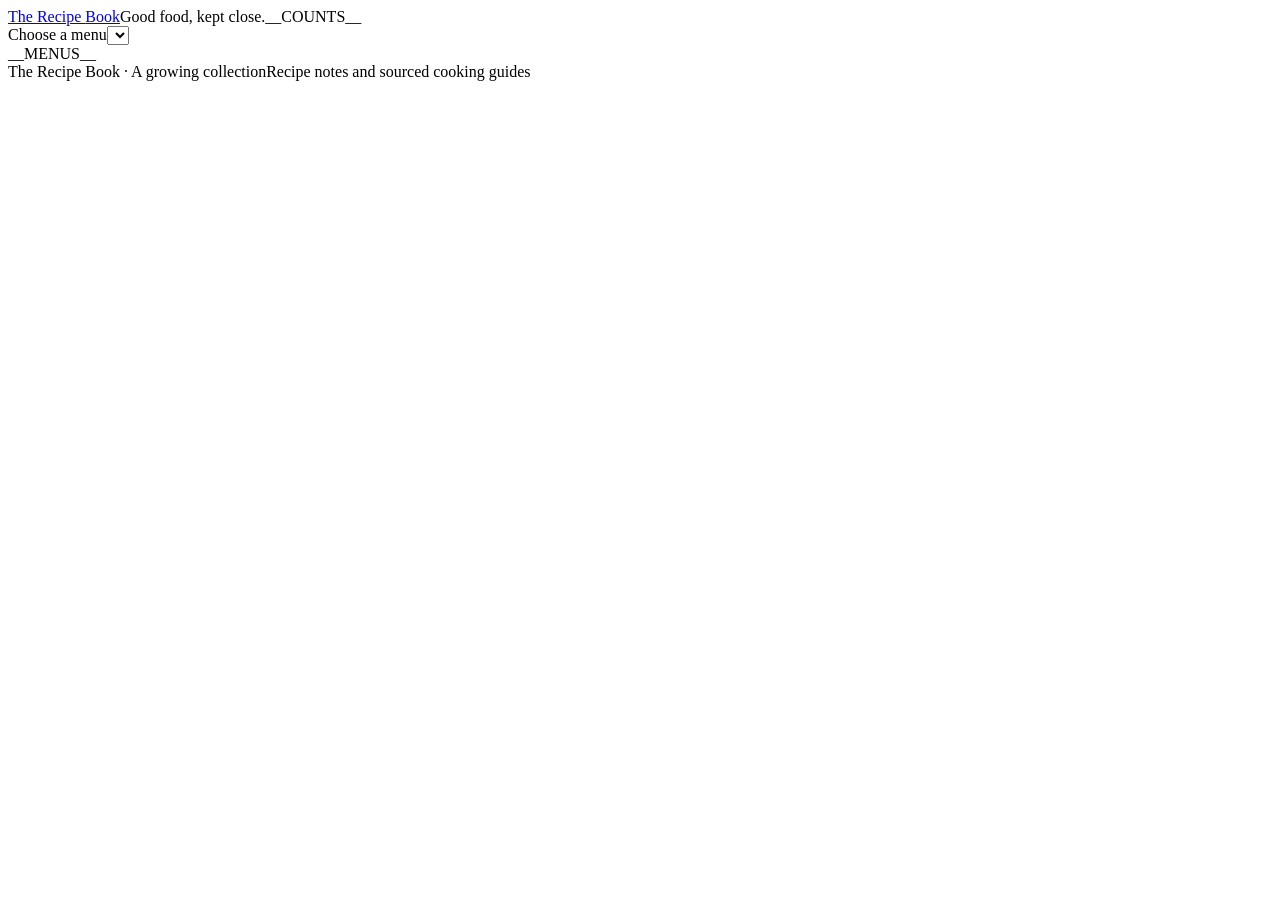
<file: site/template.html>
<!doctype html>
<html lang="en">
<head>
  <meta charset="utf-8">
  <meta name="viewport" content="width=device-width,initial-scale=1">
  <meta name="description" content="A personal recipe collection: Seven Fishes for Christmas Eve, a sourced Thanksgiving turkey guide, and classic baked ziti.">
  <title>The Recipe Book · Menus</title>
  <style>__STYLE__</style>
</head>
<body>
  <header><div class="wrap top"><a class="brand" href="#">The Recipe <span>Book</span></a><span class="small">Good food, kept close.</span><span class="tag">__COUNTS__</span></div></header>
  <main class="wrap">
    <div class="menu-picker"><label for="menu-select">Choose a menu</label><select id="menu-select">__OPTIONS__</select><span id="menu-status" class="count" role="status"></span></div>
    <noscript><p class="note">JavaScript enables menu switching, search and checklists. All menus and their full instructions remain readable below. You can also <a href="recipes.json">read the recipe data</a>.</p></noscript>
    __MENUS__
  </main>
  <footer><div class="wrap footer-row"><span>The Recipe Book · A growing collection</span><span>Recipe notes and sourced cooking guides</span></div></footer>
  <script>
const data=__DATA__;
__SCRIPT__
  </script>
</body>
</html>
</file>
